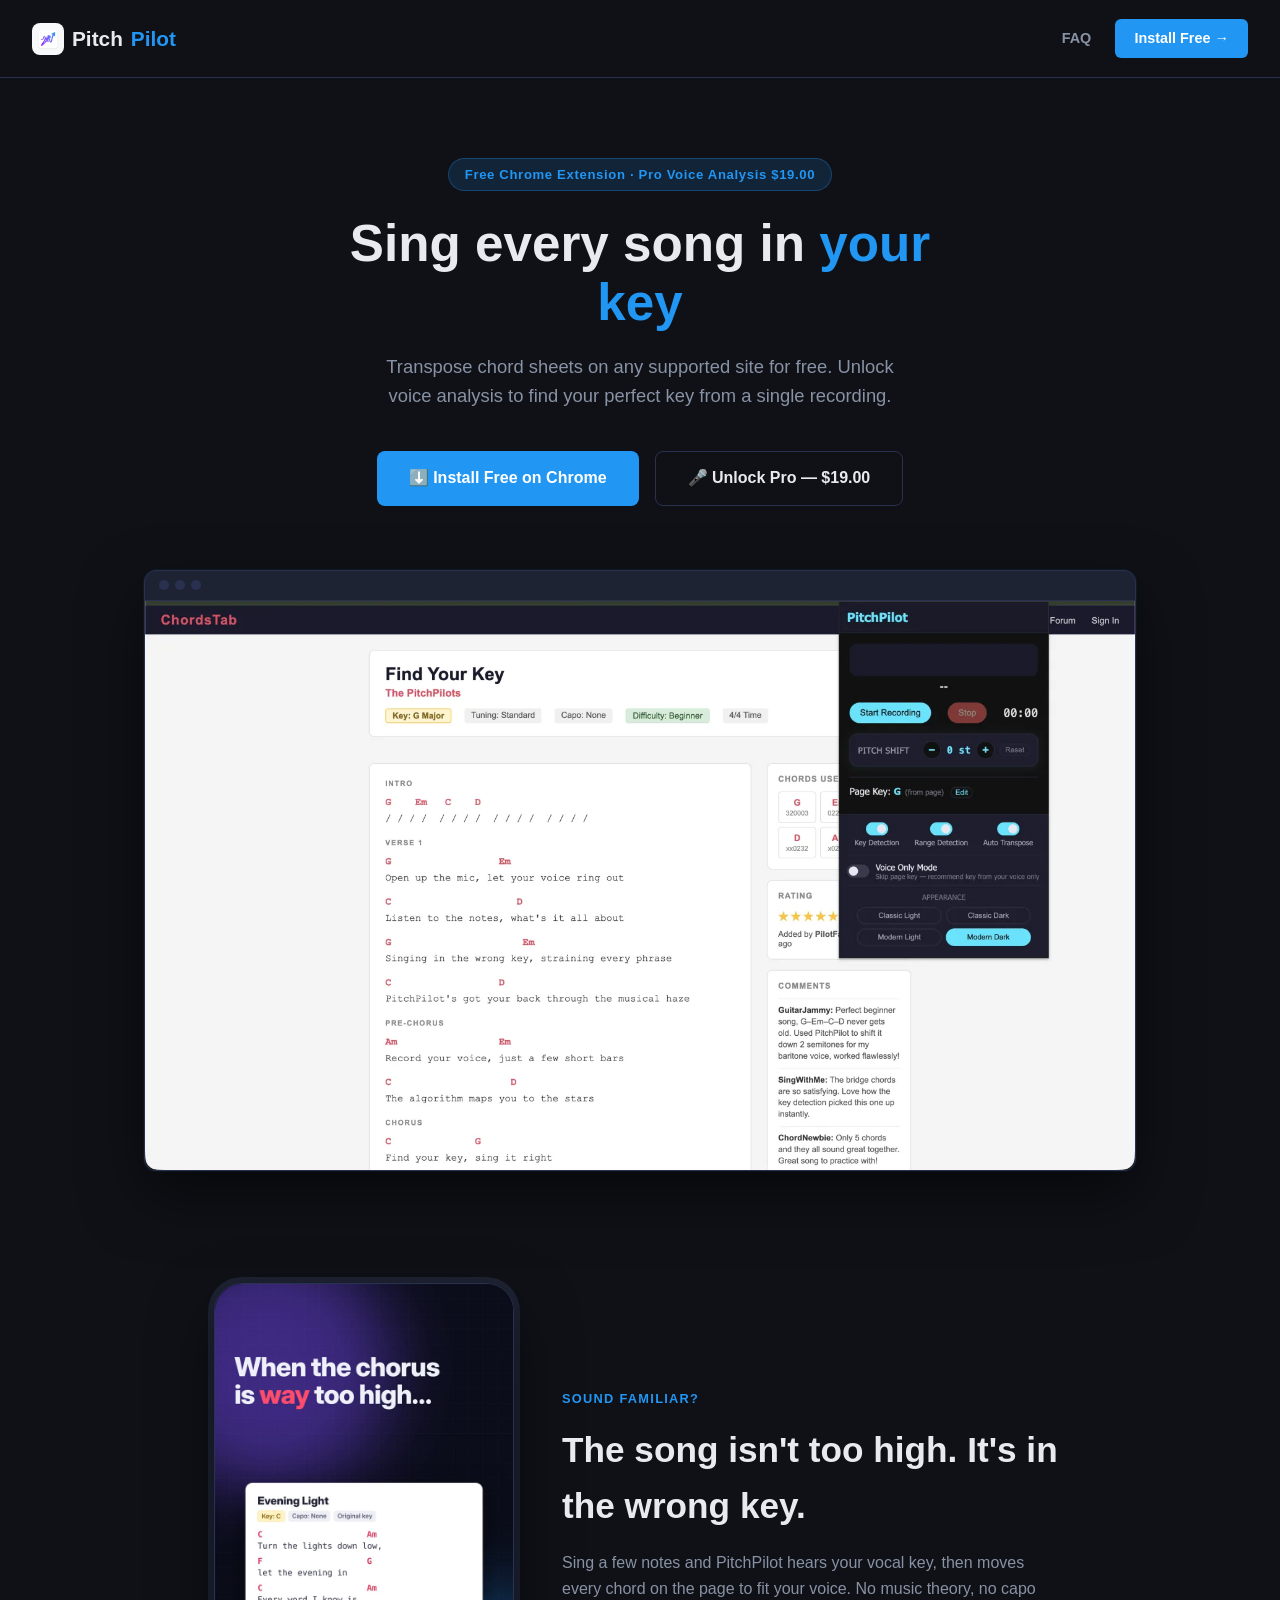
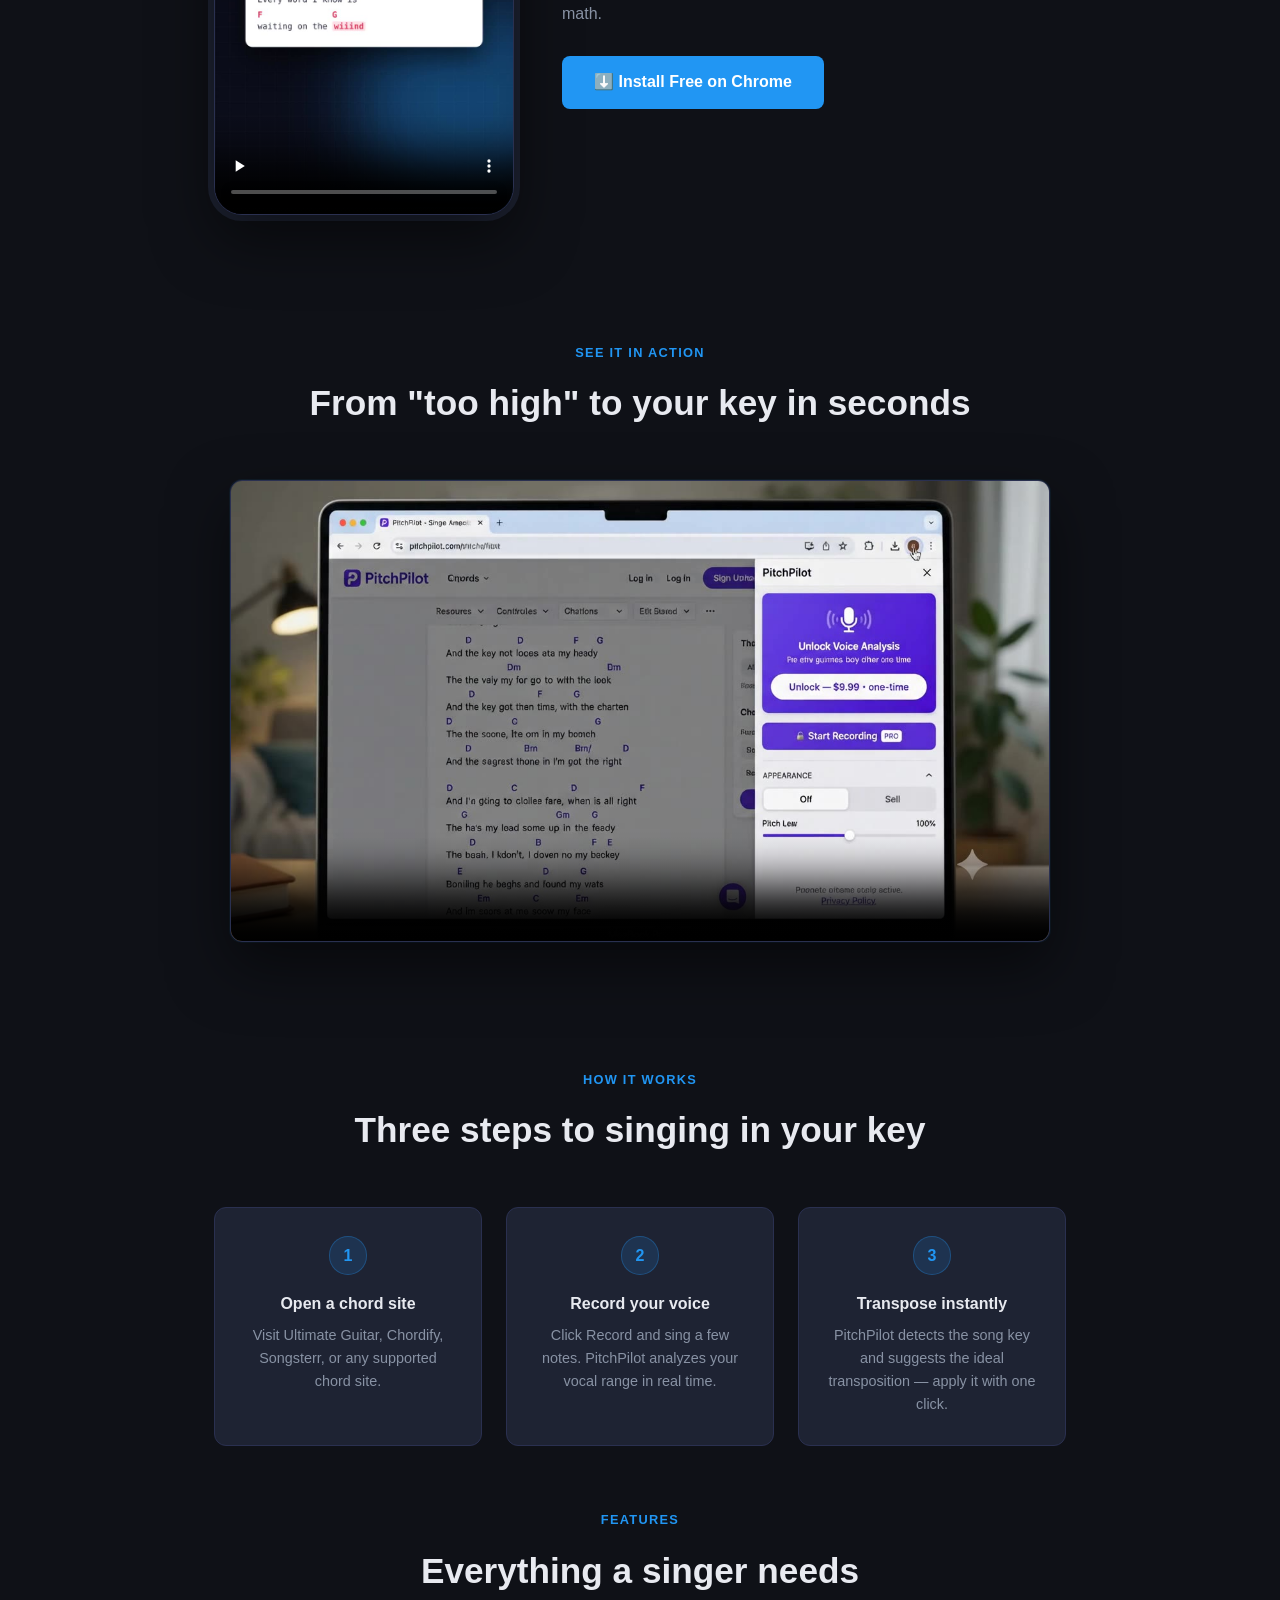
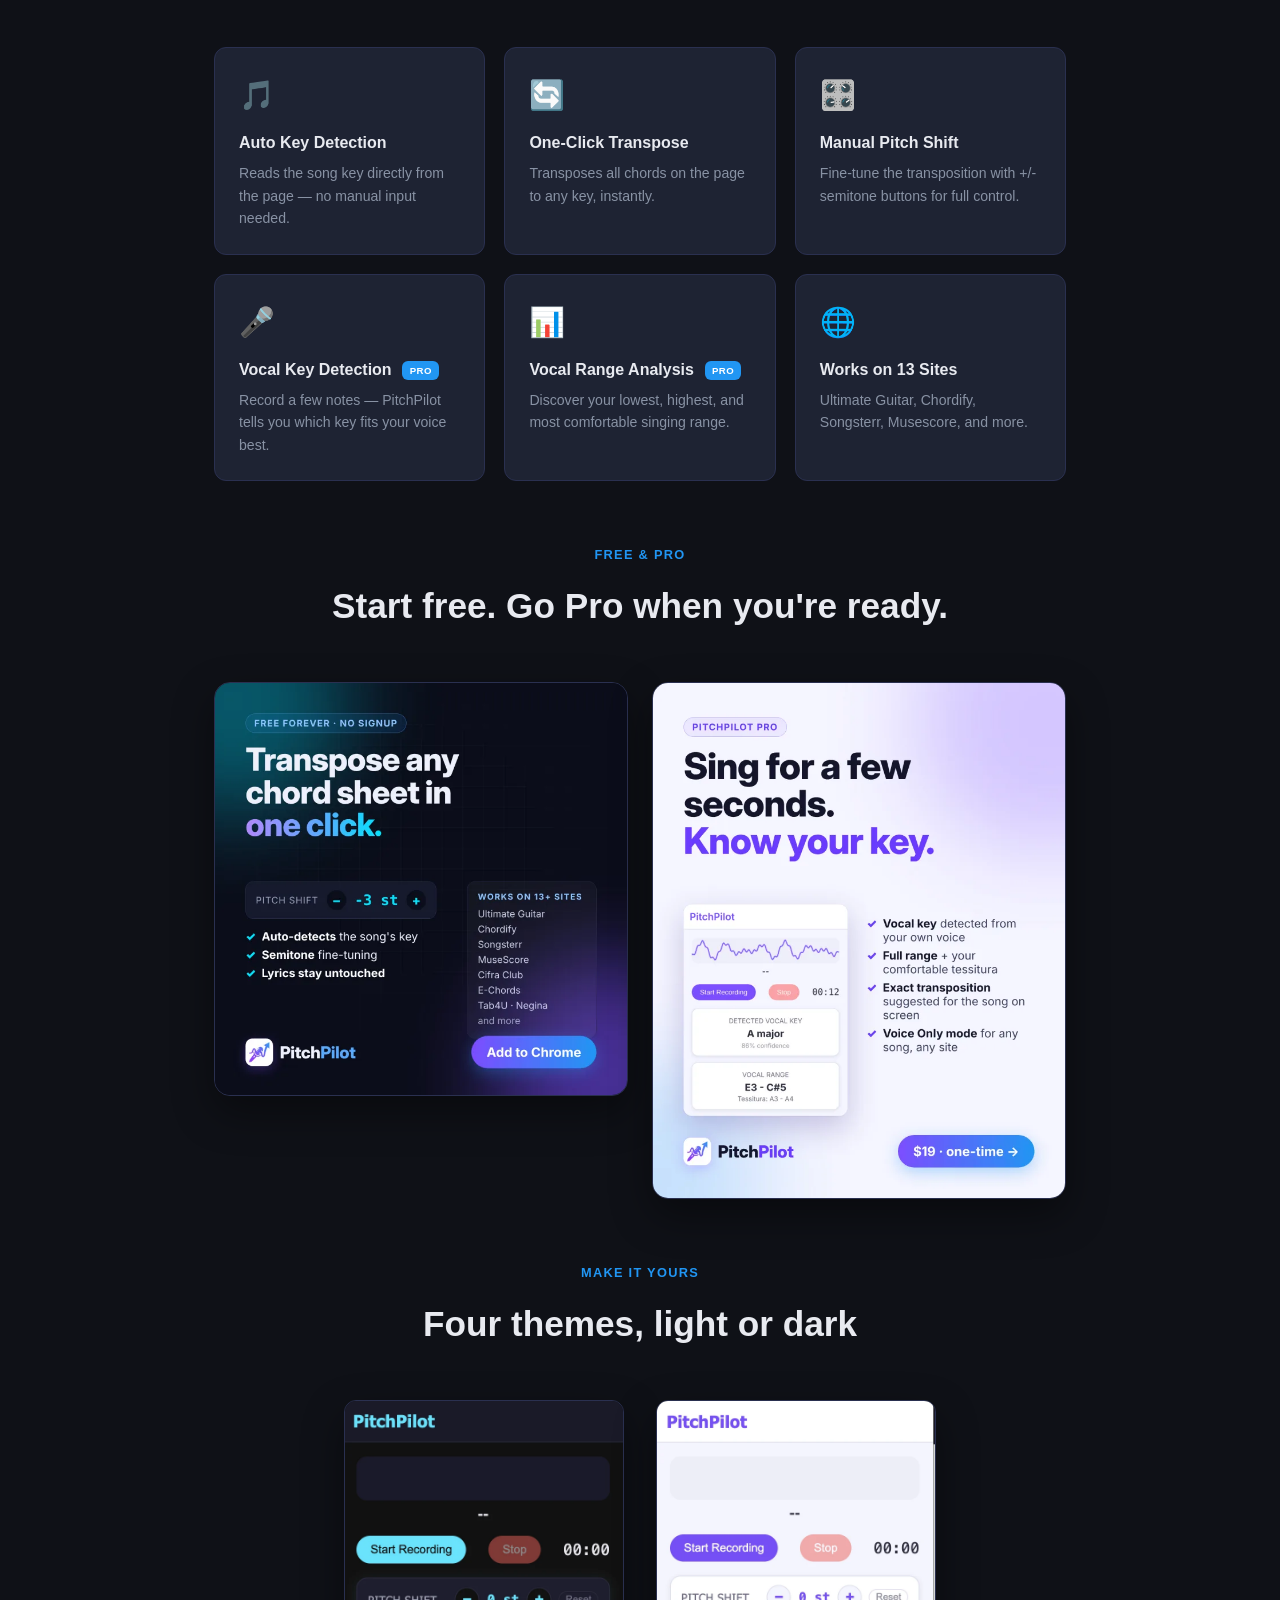
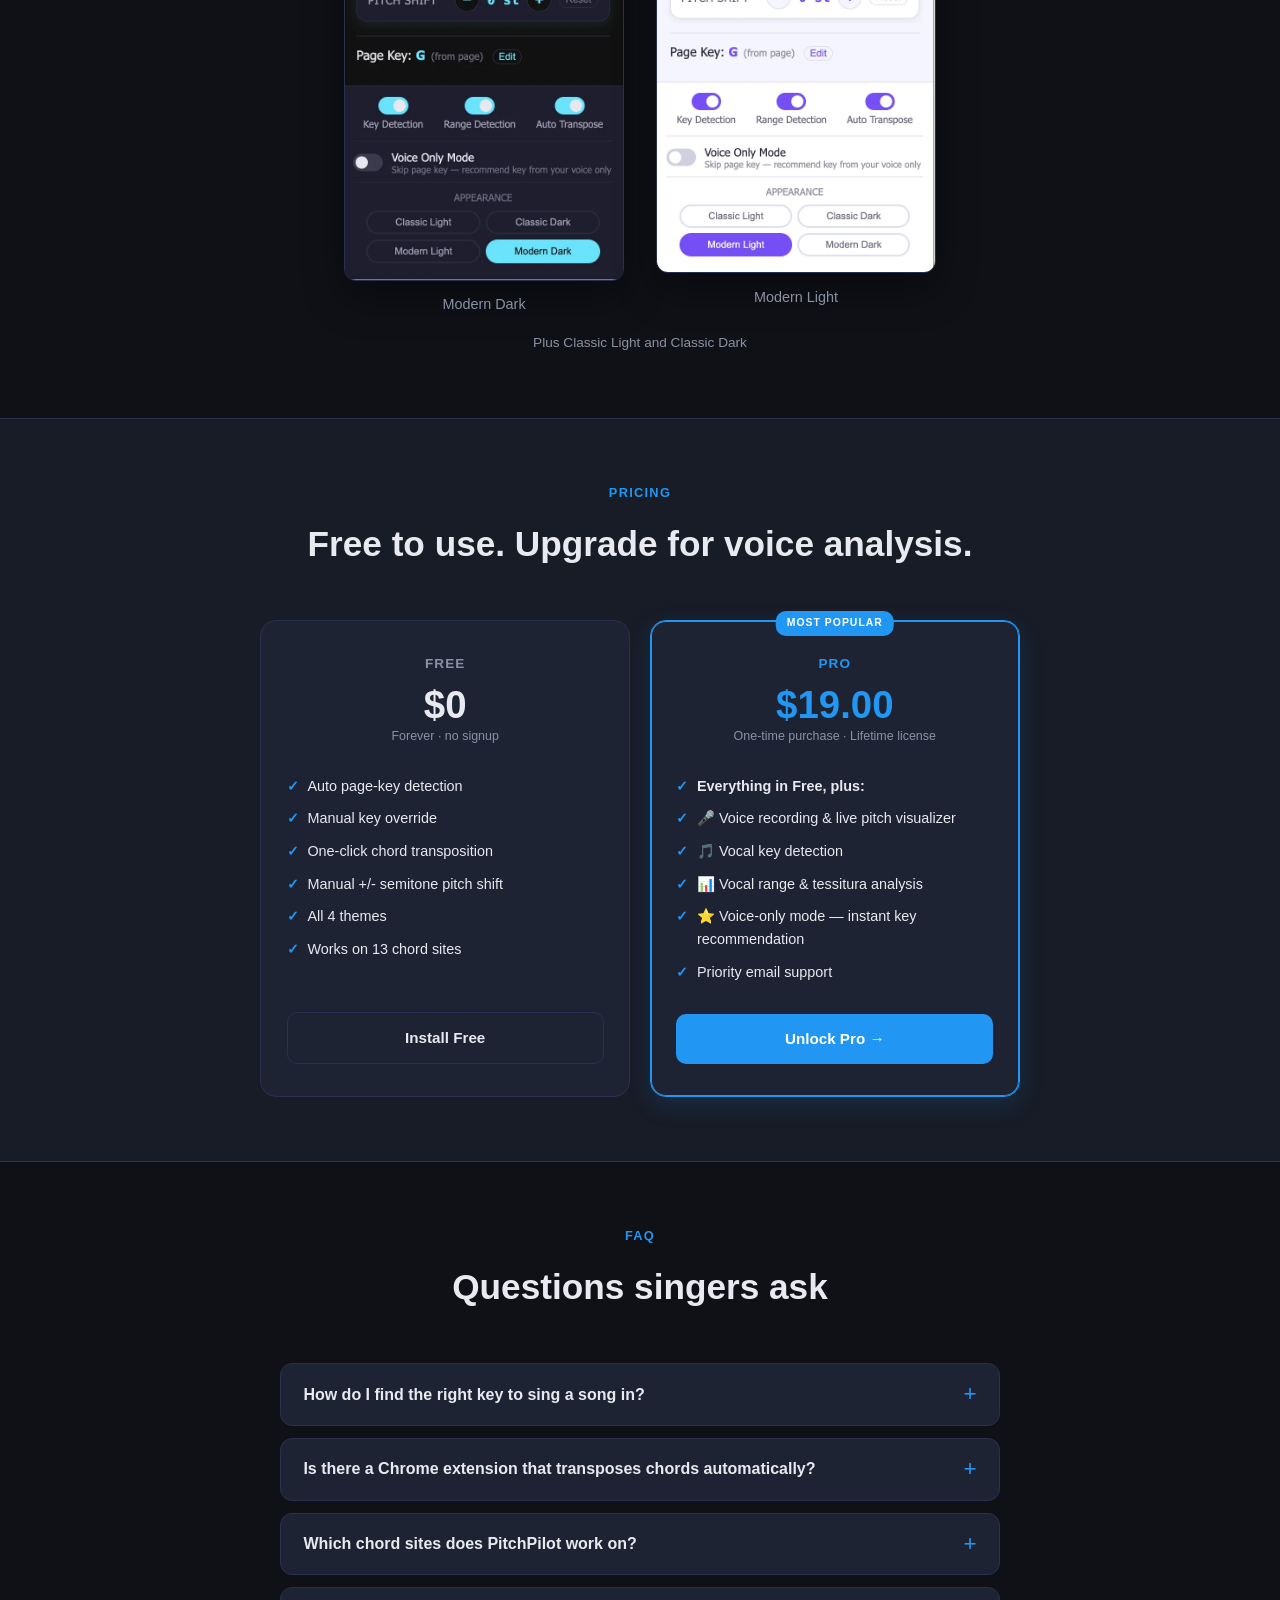
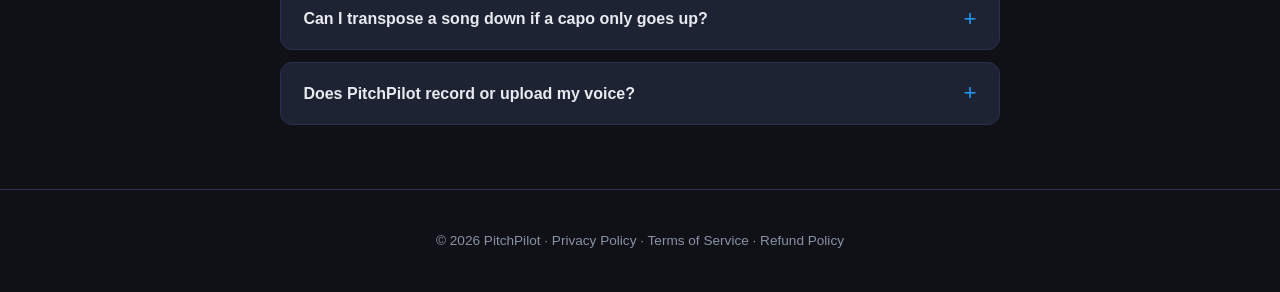
<file: index.html>
<!DOCTYPE html>
<html lang="en">
<head>
  <meta charset="UTF-8" />
  <meta name="viewport" content="width=device-width, initial-scale=1.0" />
  <title>PitchPilot – Chord Transposer &amp; Vocal Key Finder for Singers (Chrome Extension)</title>
  <meta name="description" content="Free Chrome extension that transposes chords on popular chord and tab sites in one click. Pro finds your vocal key and range from a few seconds of singing." />
  <link rel="canonical" href="https://yuvallasristudio.github.io/pitchpilot-site/" />
  <link rel="icon" type="image/png" href="assets/favicon.png" />
  <meta property="og:type" content="website" />
  <meta property="og:url" content="https://yuvallasristudio.github.io/pitchpilot-site/" />
  <meta property="og:title" content="PitchPilot – Sing every song in your key" />
  <meta property="og:description" content="Free Chrome extension that transposes chords on popular chord and tab sites in one click. Pro finds your vocal key and range from a few seconds of singing." />
  <meta property="og:image" content="https://yuvallasristudio.github.io/pitchpilot-site/assets/og-image.jpg" />
  <meta property="og:image:width" content="1200" />
  <meta property="og:image:height" content="630" />
  <meta name="twitter:card" content="summary_large_image" />
  <meta name="twitter:title" content="PitchPilot – Sing every song in your key" />
  <meta name="twitter:description" content="Free Chrome extension that transposes chords on popular chord and tab sites in one click. Pro finds your vocal key and range from a few seconds of singing." />
  <meta name="twitter:image" content="https://yuvallasristudio.github.io/pitchpilot-site/assets/og-image.jpg" />
  <script type="application/ld+json">
  {
    "@context": "https://schema.org",
    "@graph": [
      {
        "@type": "SoftwareApplication",
        "name": "PitchPilot",
        "applicationCategory": "MultimediaApplication",
        "operatingSystem": "Google Chrome",
        "description": "Free Chrome extension that transposes chords on popular chord and tab sites in one click. Pro finds your vocal key and range from a few seconds of singing.",
        "url": "https://yuvallasristudio.github.io/pitchpilot-site/",
        "downloadUrl": "https://chromewebstore.google.com/detail/pitchpilot/mjclkechmmbnlagclaphacbkkccaaoao",
        "image": "https://yuvallasristudio.github.io/pitchpilot-site/assets/og-image.jpg",
        "offers": [
          {
            "@type": "Offer",
            "name": "Free",
            "price": "0",
            "priceCurrency": "USD"
          },
          {
            "@type": "Offer",
            "name": "Pro, one-time lifetime license",
            "price": "19",
            "priceCurrency": "USD"
          }
        ],
        "publisher": {
          "@type": "Organization",
          "name": "YL Studio"
        }
      },
      {
        "@type": "FAQPage",
        "mainEntity": [
          {
            "@type": "Question",
            "name": "How do I find the right key to sing a song in?",
            "acceptedAnswer": {
              "@type": "Answer",
              "text": "Compare the song's highest and lowest melody notes with the range you can sing comfortably, then move the song up or down by the difference. PitchPilot Pro does this for you: sing for a few seconds, and it detects your vocal key and range and tells you exactly how many semitones to transpose the song on screen."
            }
          },
          {
            "@type": "Question",
            "name": "Is there a Chrome extension that transposes chords automatically?",
            "acceptedAnswer": {
              "@type": "Answer",
              "text": "Yes. PitchPilot detects the key of the song on supported chord sites and transposes every chord in one click, without changing the lyrics. Transposing is free."
            }
          },
          {
            "@type": "Question",
            "name": "Which chord sites does PitchPilot work on?",
            "acceptedAnswer": {
              "@type": "Answer",
              "text": "Ultimate Guitar, Chordify, Songsterr, MuseScore, Cifra Club, E-Chords, Chordie, Tabs4Acoustic, Genius, Tab4U, Negina, Nagnu and Shironet."
            }
          },
          {
            "@type": "Question",
            "name": "Can I transpose a song down if a capo only goes up?",
            "acceptedAnswer": {
              "@type": "Answer",
              "text": "Yes. PitchPilot rewrites the chords themselves, so you can move a song down or up by any number of semitones."
            }
          },
          {
            "@type": "Question",
            "name": "Does PitchPilot record or upload my voice?",
            "acceptedAnswer": {
              "@type": "Answer",
              "text": "No. Audio is processed on your device and never uploaded. No account is needed."
            }
          }
        ]
      }
    ]
  }
  </script>
  <!-- BLACK FRIDAY: promo is hidden automatically after the end date (Dec 1, 00:00 PT) -->
  <script>
    if (Date.now() < Date.parse('2026-12-01T08:00:00Z')) document.documentElement.classList.add('bf');
  </script>
  <link rel="stylesheet" href="assets/bf/black-friday.css" />
  <!-- /BLACK FRIDAY -->
  <style>
    *, *::before, *::after { box-sizing: border-box; margin: 0; padding: 0; }

    :root {
      --accent: #2196F3;
      --accent-hover: #1976D2;
      --dark: #0f1117;
      --dark2: #181c27;
      --card: #1e2333;
      --border: #2a3050;
      --text: #e8eaf0;
      --muted: #8892a4;
    }

    body {
      font-family: -apple-system, BlinkMacSystemFont, 'Segoe UI', Roboto, sans-serif;
      background: var(--dark);
      color: var(--text);
      line-height: 1.6;
    }

    a { color: var(--accent); text-decoration: none; }

    /* ── Nav ── */
    nav {
      display: flex;
      justify-content: space-between;
      align-items: center;
      padding: 1.2rem 2rem;
      border-bottom: 1px solid var(--border);
      position: sticky;
      top: 0;
      background: var(--dark);
      z-index: 100;
    }

    .logo {
      font-size: 1.3rem;
      font-weight: 700;
      color: var(--text);
      display: flex;
      align-items: center;
      gap: 0.5rem;
    }

    .logo span { color: var(--accent); }
    .logo img { width: 32px; height: 32px; border-radius: 8px; }

    .nav-cta {
      background: var(--accent);
      color: #fff;
      padding: 0.5rem 1.2rem;
      border-radius: 6px;
      font-weight: 600;
      font-size: 0.9rem;
      transition: background 0.2s;
    }

    .nav-cta:hover { background: var(--accent-hover); }

    .nav-links { display: flex; align-items: center; gap: 1.5rem; }
    .nav-link { color: var(--muted); font-weight: 600; font-size: 0.9rem; transition: color 0.2s; }
    .nav-link:hover { color: var(--text); }

    /* ── Hero ── */
    .hero {
      text-align: center;
      padding: 5rem 1.5rem 4rem;
      max-width: 720px;
      margin: 0 auto;
    }

    .badge {
      display: inline-block;
      background: rgba(33,150,243,0.15);
      color: var(--accent);
      border: 1px solid rgba(33,150,243,0.3);
      border-radius: 20px;
      padding: 0.3rem 1rem;
      font-size: 0.82rem;
      font-weight: 600;
      letter-spacing: 0.05em;
      margin-bottom: 1.5rem;
    }

    .hero h1 {
      font-size: clamp(2rem, 5vw, 3.2rem);
      font-weight: 800;
      line-height: 1.15;
      margin-bottom: 1.2rem;
    }

    .hero h1 span { color: var(--accent); }

    .hero p {
      font-size: 1.15rem;
      color: var(--muted);
      max-width: 540px;
      margin: 0 auto 2.5rem;
    }

    .hero-btns {
      display: flex;
      gap: 1rem;
      justify-content: center;
      flex-wrap: wrap;
    }

    .btn-primary {
      background: var(--accent);
      color: #fff;
      padding: 0.85rem 2rem;
      border-radius: 8px;
      font-size: 1rem;
      font-weight: 700;
      transition: background 0.2s, transform 0.1s;
      display: inline-flex;
      align-items: center;
      gap: 0.5rem;
    }

    .btn-primary:hover { background: var(--accent-hover); transform: translateY(-1px); }

    .btn-secondary {
      background: transparent;
      color: var(--text);
      padding: 0.85rem 2rem;
      border-radius: 8px;
      font-size: 1rem;
      font-weight: 600;
      border: 1px solid var(--border);
      transition: border-color 0.2s;
      display: inline-flex;
      align-items: center;
      gap: 0.5rem;
    }

    .btn-secondary:hover { border-color: var(--accent); color: var(--accent); }

    /* ── How it works ── */
    .section {
      max-width: 900px;
      margin: 0 auto;
      padding: 4rem 1.5rem;
    }

    .section-label {
      text-align: center;
      font-size: 0.8rem;
      font-weight: 700;
      letter-spacing: 0.1em;
      color: var(--accent);
      text-transform: uppercase;
      margin-bottom: 0.75rem;
    }

    .section h2 {
      text-align: center;
      font-size: clamp(1.5rem, 3vw, 2.2rem);
      font-weight: 800;
      margin-bottom: 3rem;
    }

    .steps {
      display: grid;
      grid-template-columns: repeat(auto-fit, minmax(220px, 1fr));
      gap: 1.5rem;
    }

    .step {
      background: var(--card);
      border: 1px solid var(--border);
      border-radius: 12px;
      padding: 1.8rem;
      text-align: center;
    }

    .step-num {
      width: 2.4rem;
      height: 2.4rem;
      background: rgba(33,150,243,0.15);
      color: var(--accent);
      border-radius: 50%;
      display: flex;
      align-items: center;
      justify-content: center;
      font-weight: 800;
      font-size: 1rem;
      margin: 0 auto 1rem;
      border: 1px solid rgba(33,150,243,0.3);
    }

    .step h3 { font-size: 1rem; font-weight: 700; margin-bottom: 0.5rem; }
    .step p { font-size: 0.9rem; color: var(--muted); }

    /* ── Features ── */
    .features-grid {
      display: grid;
      grid-template-columns: repeat(auto-fit, minmax(260px, 1fr));
      gap: 1.2rem;
    }

    .feature-card {
      background: var(--card);
      border: 1px solid var(--border);
      border-radius: 12px;
      padding: 1.5rem;
    }

    .feature-icon {
      font-size: 1.8rem;
      margin-bottom: 0.75rem;
    }

    .feature-card h3 { font-size: 1rem; font-weight: 700; margin-bottom: 0.4rem; }
    .feature-card p { font-size: 0.88rem; color: var(--muted); }

    /* ── Pricing ── */
    .pricing-section {
      background: var(--dark2);
      border-top: 1px solid var(--border);
      border-bottom: 1px solid var(--border);
    }

    .pricing-card {
      max-width: 420px;
      margin: 0 auto;
      background: var(--card);
      border: 1px solid var(--accent);
      border-radius: 16px;
      padding: 2.5rem;
      text-align: center;
    }

    .pricing-card .price {
      font-size: 3rem;
      font-weight: 800;
      color: var(--accent);
      line-height: 1;
      margin: 1rem 0 0.25rem;
    }

    .pricing-card .price-note {
      font-size: 0.85rem;
      color: var(--muted);
      margin-bottom: 2rem;
    }

    .pricing-card ul {
      list-style: none;
      text-align: left;
      margin-bottom: 2rem;
    }

    .pricing-card ul li {
      padding: 0.4rem 0;
      font-size: 0.95rem;
      display: flex;
      align-items: center;
      gap: 0.6rem;
    }

    .pricing-card ul li::before {
      content: "✓";
      color: var(--accent);
      font-weight: 800;
      flex-shrink: 0;
    }

    .pricing-card .btn-primary {
      width: 100%;
      justify-content: center;
      font-size: 1.1rem;
      padding: 1rem;
    }

    /* ── Two-tier pricing ── */
    .pricing-grid {
      display: grid;
      grid-template-columns: repeat(auto-fit, minmax(260px, 1fr));
      gap: 1.2rem;
      max-width: 760px;
      margin: 0 auto;
    }

    .tier-card {
      background: var(--card);
      border: 1px solid var(--border);
      border-radius: 16px;
      padding: 2rem 1.6rem;
      text-align: center;
      display: flex;
      flex-direction: column;
    }

    .tier-card.pro {
      border-color: var(--accent);
      box-shadow: 0 0 0 1px var(--accent) inset, 0 8px 24px rgba(33, 150, 243, 0.15);
      position: relative;
    }

    .tier-card.pro::before {
      content: "MOST POPULAR";
      position: absolute;
      top: -10px;
      left: 50%;
      transform: translateX(-50%);
      background: var(--accent);
      color: #fff;
      font-size: 0.65rem;
      font-weight: 800;
      letter-spacing: 0.1em;
      padding: 0.25rem 0.7rem;
      border-radius: 10px;
    }

    .tier-name {
      font-size: 0.85rem;
      font-weight: 700;
      letter-spacing: 0.08em;
      text-transform: uppercase;
      color: var(--muted);
    }

    .tier-card.pro .tier-name { color: var(--accent); }

    .tier-price {
      font-size: 2.4rem;
      font-weight: 800;
      line-height: 1;
      margin: 0.7rem 0 0.2rem;
    }

    .tier-card.pro .tier-price { color: var(--accent); }

    .tier-price-note {
      font-size: 0.78rem;
      color: var(--muted);
      margin-bottom: 1.4rem;
    }

    .tier-card ul {
      list-style: none;
      text-align: left;
      margin-bottom: 1.6rem;
      flex: 1;
    }

    .tier-card ul li {
      padding: 0.3rem 0;
      font-size: 0.9rem;
      display: flex;
      align-items: flex-start;
      gap: 0.55rem;
    }

    .tier-card ul li::before {
      content: "✓";
      color: var(--accent);
      font-weight: 800;
      flex-shrink: 0;
    }

    .tier-cta {
      display: block;
      padding: 0.8rem 1rem;
      border-radius: 10px;
      font-weight: 700;
      font-size: 0.95rem;
      text-align: center;
      transition: background 0.2s, transform 0.1s;
    }

    .tier-card.free .tier-cta {
      background: transparent;
      color: var(--text);
      border: 1px solid var(--border);
    }

    .tier-card.free .tier-cta:hover {
      border-color: var(--accent);
      color: var(--accent);
    }

    .tier-card.pro .tier-cta {
      background: var(--accent);
      color: #fff;
    }

    .tier-card.pro .tier-cta:hover {
      background: var(--accent-hover);
      transform: translateY(-1px);
    }

    .feature-card .feature-tag {
      display: inline-block;
      margin-left: 0.4rem;
      padding: 0.1rem 0.45rem;
      background: var(--accent);
      color: #fff;
      font-size: 0.6rem;
      font-weight: 800;
      letter-spacing: 0.05em;
      border-radius: 6px;
      vertical-align: middle;
    }

    /* ── Media ── */
    .hero-shot {
      max-width: 1040px;
      margin: 0 auto;
      padding: 0 1.5rem 3rem;
    }

    .browser-frame {
      background: var(--card);
      border: 1px solid var(--border);
      border-radius: 12px;
      overflow: hidden;
      box-shadow: 0 24px 60px rgba(0, 0, 0, 0.5), 0 0 0 1px rgba(33, 150, 243, 0.08);
    }

    .browser-bar {
      display: flex;
      gap: 6px;
      padding: 0.6rem 0.9rem;
      border-bottom: 1px solid var(--border);
    }

    .browser-bar span {
      width: 10px;
      height: 10px;
      border-radius: 50%;
      background: var(--border);
    }

    .browser-frame img,
    .browser-frame video {
      display: block;
      width: 100%;
      height: auto;
    }

    .video-wrap {
      max-width: 820px;
      margin: 0 auto;
    }

    .media-caption {
      text-align: center;
      color: var(--muted);
      font-size: 0.85rem;
      margin-top: 1rem;
    }

    .themes {
      display: flex;
      justify-content: center;
      gap: 2rem;
      flex-wrap: wrap;
    }

    .themes figure { text-align: center; }

    .themes img {
      display: block;
      width: 280px;
      max-width: 100%;
      height: auto;
      border-radius: 12px;
      border: 1px solid var(--border);
      box-shadow: 0 16px 40px rgba(0, 0, 0, 0.4);
    }

    .themes figcaption {
      margin-top: 0.8rem;
      font-size: 0.9rem;
      color: var(--muted);
    }

    /* ── Reel + spotlight ── */
    .split {
      display: grid;
      grid-template-columns: 300px 1fr;
      gap: 3rem;
      align-items: center;
    }

    .split h2 { text-align: left; margin-bottom: 1rem; }
    .split .section-label { text-align: left; }
    .split-copy p { color: var(--muted); margin-bottom: 1.8rem; }

    .phone {
      border-radius: 28px;
      border: 1px solid var(--border);
      overflow: hidden;
      background: #000;
      box-shadow: 0 24px 60px rgba(0, 0, 0, 0.5), 0 0 0 6px var(--card);
    }

    .phone video {
      display: block;
      width: 100%;
      height: auto;
      aspect-ratio: 9 / 16;
    }

    .spotlight {
      display: grid;
      grid-template-columns: repeat(auto-fit, minmax(280px, 1fr));
      gap: 1.5rem;
      align-items: start;
    }

    .spotlight a {
      display: block;
      border-radius: 16px;
      overflow: hidden;
      border: 1px solid var(--border);
      box-shadow: 0 16px 40px rgba(0, 0, 0, 0.4);
      transition: transform 0.2s, border-color 0.2s;
    }

    .spotlight a:hover { transform: translateY(-3px); border-color: var(--accent); }
    .spotlight img { display: block; width: 100%; height: auto; }

    @media (max-width: 720px) {
      .split { grid-template-columns: 1fr; gap: 2rem; }
      .split .phone { max-width: 280px; margin: 0 auto; }
      .split h2, .split .section-label, .split-copy { text-align: center; }
    }

    /* ── FAQ ── */
    #faq { scroll-margin-top: 4.5rem; }

    .faq { max-width: 720px; margin: 0 auto; display: grid; gap: 0.75rem; }

    .faq details {
      background: var(--card);
      border: 1px solid var(--border);
      border-radius: 12px;
      transition: border-color 0.2s;
    }

    .faq details[open], .faq details:hover { border-color: rgba(33,150,243,0.5); }

    .faq summary {
      cursor: pointer;
      list-style: none;
      display: flex;
      justify-content: space-between;
      align-items: center;
      gap: 1rem;
      padding: 1.1rem 1.4rem;
      font-weight: 700;
    }

    .faq summary::-webkit-details-marker { display: none; }
    .faq summary::after { content: "+"; color: var(--accent); font-size: 1.4rem; font-weight: 400; line-height: 1; }
    .faq details[open] summary::after { content: "−"; }
    .faq summary:focus-visible { outline: 2px solid var(--accent); outline-offset: 2px; border-radius: 12px; }

    .faq details p { padding: 0 1.4rem 1.2rem; font-size: 0.92rem; color: var(--muted); }

    /* ── Footer ── */
    footer {
      text-align: center;
      padding: 2.5rem 1.5rem;
      color: var(--muted);
      font-size: 0.85rem;
      border-top: 1px solid var(--border);
    }

    footer a { color: var(--muted); }
    footer a:hover { color: var(--accent); }
  </style>
</head>
<body>

  <!-- BLACK FRIDAY -->
  <div class="bf-bar bf-only">
    🖤 <b>BLACK FRIDAY</b> · 20% off Pro with code <button class="bf-code" type="button" data-copy="BF20">BF20</button> · ends Nov 30
    <a href="https://ylstudio.lemonsqueezy.com/checkout/buy/7671ad48-662f-428f-888b-9288be978c62?media=0&amp;checkout%5Bdiscount_code%5D=BF20">Claim →</a>
  </div>
  <!-- /BLACK FRIDAY -->

  <!-- Nav -->
  <nav>
    <div class="logo"><img src="assets/logo.png" alt="" /> Pitch<span>Pilot</span></div>
    <div class="nav-links">
      <a class="nav-link" href="#faq">FAQ</a>
      <a class="nav-cta" href="https://chromewebstore.google.com/detail/pitchpilot/mjclkechmmbnlagclaphacbkkccaaoao" target="_blank" rel="noopener">Install Free →</a>
    </div>
  </nav>

  <!-- Hero -->
  <section class="hero">
    <div class="badge bf-off">Free Chrome Extension · Pro Voice Analysis $19.00</div>
    <!-- BLACK FRIDAY -->
    <div class="badge bf-only">Free Chrome Extension · Black Friday: Pro $15.20 (20% off)</div>
    <!-- /BLACK FRIDAY -->
    <h1>Sing every song in <span>your key</span></h1>
    <p>Transpose chord sheets on any supported site for free. Unlock voice analysis to find your perfect key from a single recording.</p>
    <div class="hero-btns">
      <a class="btn-primary" href="https://chromewebstore.google.com/detail/pitchpilot/mjclkechmmbnlagclaphacbkkccaaoao" target="_blank" rel="noopener">
        ⬇️ Install Free on Chrome
      </a>
      <a class="btn-secondary bf-off" href="https://ylstudio.lemonsqueezy.com/checkout/buy/7671ad48-662f-428f-888b-9288be978c62?media=0">
        🎤 Unlock Pro — $19.00
      </a>
      <!-- BLACK FRIDAY -->
      <a class="btn-secondary bf-only" href="https://ylstudio.lemonsqueezy.com/checkout/buy/7671ad48-662f-428f-888b-9288be978c62?media=0&amp;checkout%5Bdiscount_code%5D=BF20">
        🎤 Unlock Pro — <s>$19</s> $15.20
      </a>
      <!-- /BLACK FRIDAY -->
    </div>
  </section>

  <!-- BLACK FRIDAY -->
  <div class="bf-section bf-only">
    <section class="section split">
      <div class="phone">
        <video src="assets/bf/bf-reel.mp4" poster="assets/bf/bf-poster.webp" width="720" height="1280"
               playsinline controls preload="none"></video>
      </div>
      <div class="split-copy">
        <div class="section-label">Black Friday · 20% off</div>
        <h2>Find your key. <span>Pay less.</span></h2>
        <div class="bf-price"><s>$19</s><strong>$15.20</strong></div>
        <p>PitchPilot Pro · one-time payment · lifetime license. Ends November 30.</p>
        <div class="bf-code-row">
          <button class="bf-code" type="button" data-copy="BF20">BF20</button> applied automatically at checkout
        </div>
        <a class="btn-primary btn-bf" href="https://ylstudio.lemonsqueezy.com/checkout/buy/7671ad48-662f-428f-888b-9288be978c62?media=0&amp;checkout%5Bdiscount_code%5D=BF20">
          Claim 20% off →
        </a>
      </div>
    </section>
  </div>
  <!-- /BLACK FRIDAY -->

  <!-- Screenshot -->
  <div class="hero-shot">
    <div class="browser-frame">
      <div class="browser-bar"><span></span><span></span><span></span></div>
      <img src="assets/screenshot-modern-dark.webp" width="1600" height="920"
           alt="PitchPilot popup open next to a chord sheet, showing the detected page key G and pitch shift controls" />
    </div>
  </div>

  <!-- Hook reel -->
  <section class="section split">
    <div class="phone">
      <video src="assets/reel-wrong-key.mp4" poster="assets/reel-wrong-key-poster.jpg" width="720" height="1280"
             playsinline controls preload="none"></video>
    </div>
    <div class="split-copy">
      <div class="section-label">Sound familiar?</div>
      <h2>The song isn't too high. It's in the wrong key.</h2>
      <p>Sing a few notes and PitchPilot hears your vocal key, then moves every chord on the page to fit your voice. No music theory, no capo math.</p>
      <a class="btn-primary" href="https://chromewebstore.google.com/detail/pitchpilot/mjclkechmmbnlagclaphacbkkccaaoao" target="_blank" rel="noopener">
        ⬇️ Install Free on Chrome
      </a>
    </div>
  </section>

  <!-- Demo video -->
  <section class="section">
    <div class="section-label">See it in action</div>
    <h2>From "too high" to your key in seconds</h2>
    <div class="video-wrap browser-frame">
      <video src="assets/demo.mp4" poster="assets/demo-poster.jpg" width="1280" height="720"
             playsinline controls preload="metadata"></video>
    </div>
  </section>

  <!-- How it works -->
  <section class="section">
    <div class="section-label">How it works</div>
    <h2>Three steps to singing in your key</h2>
    <div class="steps">
      <div class="step">
        <div class="step-num">1</div>
        <h3>Open a chord site</h3>
        <p>Visit Ultimate Guitar, Chordify, Songsterr, or any supported chord site.</p>
      </div>
      <div class="step">
        <div class="step-num">2</div>
        <h3>Record your voice</h3>
        <p>Click Record and sing a few notes. PitchPilot analyzes your vocal range in real time.</p>
      </div>
      <div class="step">
        <div class="step-num">3</div>
        <h3>Transpose instantly</h3>
        <p>PitchPilot detects the song key and suggests the ideal transposition — apply it with one click.</p>
      </div>
    </div>
  </section>

  <!-- Features -->
  <section class="section" style="padding-top: 0;">
    <div class="section-label">Features</div>
    <h2>Everything a singer needs</h2>
    <div class="features-grid">
      <div class="feature-card">
        <div class="feature-icon">🎵</div>
        <h3>Auto Key Detection</h3>
        <p>Reads the song key directly from the page — no manual input needed.</p>
      </div>
      <div class="feature-card">
        <div class="feature-icon">🔄</div>
        <h3>One-Click Transpose</h3>
        <p>Transposes all chords on the page to any key, instantly.</p>
      </div>
      <div class="feature-card">
        <div class="feature-icon">🎛️</div>
        <h3>Manual Pitch Shift</h3>
        <p>Fine-tune the transposition with +/- semitone buttons for full control.</p>
      </div>
      <div class="feature-card">
        <div class="feature-icon">🎤</div>
        <h3>Vocal Key Detection <span class="feature-tag">PRO</span></h3>
        <p>Record a few notes — PitchPilot tells you which key fits your voice best.</p>
      </div>
      <div class="feature-card">
        <div class="feature-icon">📊</div>
        <h3>Vocal Range Analysis <span class="feature-tag">PRO</span></h3>
        <p>Discover your lowest, highest, and most comfortable singing range.</p>
      </div>
      <div class="feature-card">
        <div class="feature-icon">🌐</div>
        <h3>Works on 13 Sites</h3>
        <p>Ultimate Guitar, Chordify, Songsterr, Musescore, and more.</p>
      </div>
    </div>
  </section>

  <!-- Free vs Pro spotlight -->
  <section class="section" style="padding-top: 0;">
    <div class="section-label">Free &amp; Pro</div>
    <h2>Start free. Go Pro when you're ready.</h2>
    <div class="spotlight">
      <a href="https://chromewebstore.google.com/detail/pitchpilot/mjclkechmmbnlagclaphacbkkccaaoao" target="_blank" rel="noopener">
        <img src="assets/card-free.webp" width="720" height="720" loading="lazy"
             alt="Free: transpose any chord sheet in one click, with semitone pitch shift, on 13 sites including Ultimate Guitar, Chordify and Songsterr" />
      </a>
      <a href="https://ylstudio.lemonsqueezy.com/checkout/buy/7671ad48-662f-428f-888b-9288be978c62?media=0">
        <img src="assets/card-pro.webp" width="720" height="900" loading="lazy"
             alt="Pro: sing for a few seconds to get your vocal key, full range and tessitura, and the exact transposition for the song on screen" />
      </a>
    </div>
  </section>

  <!-- Themes -->
  <section class="section" style="padding-top: 0;">
    <div class="section-label">Make it yours</div>
    <h2>Four themes, light or dark</h2>
    <div class="themes">
      <figure>
        <img src="assets/popup-modern-dark.webp" width="632" height="1088" loading="lazy"
             alt="PitchPilot popup in the Modern Dark theme" />
        <figcaption>Modern Dark</figcaption>
      </figure>
      <figure>
        <img src="assets/popup-modern-light.webp" width="642" height="1088" loading="lazy"
             alt="PitchPilot popup in the Modern Light theme" />
        <figcaption>Modern Light</figcaption>
      </figure>
    </div>
    <p class="media-caption">Plus Classic Light and Classic Dark</p>
  </section>

  <!-- Pricing -->
  <div class="pricing-section">
    <section class="section">
      <div class="section-label">Pricing</div>
      <h2>Free to use. Upgrade for voice analysis.</h2>
      <div class="pricing-grid">

        <div class="tier-card free">
          <div class="tier-name">Free</div>
          <div class="tier-price">$0</div>
          <div class="tier-price-note">Forever · no signup</div>
          <ul>
            <li>Auto page-key detection</li>
            <li>Manual key override</li>
            <li>One-click chord transposition</li>
            <li>Manual +/- semitone pitch shift</li>
            <li>All 4 themes</li>
            <li>Works on 13 chord sites</li>
          </ul>
          <a class="tier-cta" href="https://chromewebstore.google.com/detail/pitchpilot/mjclkechmmbnlagclaphacbkkccaaoao" target="_blank" rel="noopener">
            Install Free
          </a>
        </div>

        <div class="tier-card pro">
          <div class="tier-name">Pro</div>
          <div class="tier-price bf-off">$19.00</div>
          <!-- BLACK FRIDAY -->
          <div class="tier-price bf-only"><s>$19</s>$15.20</div>
          <!-- /BLACK FRIDAY -->
          <div class="tier-price-note">One-time purchase · Lifetime license</div>
          <!-- BLACK FRIDAY -->
          <div class="bf-only"><span class="bf-tag">BLACK FRIDAY · CODE BF20</span></div>
          <!-- /BLACK FRIDAY -->
          <ul>
            <li><b>Everything in Free, plus:</b></li>
            <li>🎤 Voice recording &amp; live pitch visualizer</li>
            <li>🎵 Vocal key detection</li>
            <li>📊 Vocal range &amp; tessitura analysis</li>
            <li>⭐ Voice-only mode — instant key recommendation</li>
            <li>Priority email support</li>
          </ul>
          <a class="tier-cta bf-off" href="https://ylstudio.lemonsqueezy.com/checkout/buy/7671ad48-662f-428f-888b-9288be978c62?media=0">
            Unlock Pro →
          </a>
          <!-- BLACK FRIDAY -->
          <a class="tier-cta bf-only" href="https://ylstudio.lemonsqueezy.com/checkout/buy/7671ad48-662f-428f-888b-9288be978c62?media=0&amp;checkout%5Bdiscount_code%5D=BF20">
            Claim 20% off →
          </a>
          <!-- /BLACK FRIDAY -->
        </div>

      </div>
    </section>
  </div>

  <!-- FAQ -->
  <section class="section" id="faq">
    <div class="section-label">FAQ</div>
    <h2>Questions singers ask</h2>
    <div class="faq">
      <details>
        <summary>How do I find the right key to sing a song in?</summary>
        <p>Compare the song's highest and lowest melody notes with the range you can sing comfortably, then move the song up or down by the difference. PitchPilot Pro does this for you: sing for a few seconds, and it detects your vocal key and range and tells you exactly how many semitones to transpose the song on screen.</p>
      </details>
      <details>
        <summary>Is there a Chrome extension that transposes chords automatically?</summary>
        <p>Yes. PitchPilot detects the key of the song on supported chord sites and transposes every chord in one click, without changing the lyrics. Transposing is free.</p>
      </details>
      <details>
        <summary>Which chord sites does PitchPilot work on?</summary>
        <p>Ultimate Guitar, Chordify, Songsterr, MuseScore, Cifra Club, E-Chords, Chordie, Tabs4Acoustic, Genius, Tab4U, Negina, Nagnu and Shironet.</p>
      </details>
      <details>
        <summary>Can I transpose a song down if a capo only goes up?</summary>
        <p>Yes. PitchPilot rewrites the chords themselves, so you can move a song down or up by any number of semitones.</p>
      </details>
      <details>
        <summary>Does PitchPilot record or upload my voice?</summary>
        <p>No. Audio is processed on your device and never uploaded. No account is needed.</p>
      </details>
    </div>
  </section>

  <!-- Footer -->
  <footer>
    <p>© 2026 PitchPilot · <a href="privacy.html">Privacy Policy</a> · <a href="terms.html">Terms of Service</a> · <a href="refund.html">Refund Policy</a></p>
  </footer>

  <!-- BLACK FRIDAY -->
  <script>
    document.querySelectorAll('.bf-code').forEach(function (btn) {
      btn.addEventListener('click', function () {
        navigator.clipboard.writeText(btn.dataset.copy).then(function () {
          btn.textContent = 'Copied!';
          setTimeout(function () { btn.textContent = btn.dataset.copy; }, 1500);
        });
      });
    });
  </script>
  <!-- /BLACK FRIDAY -->

</body>
</html>
</file>
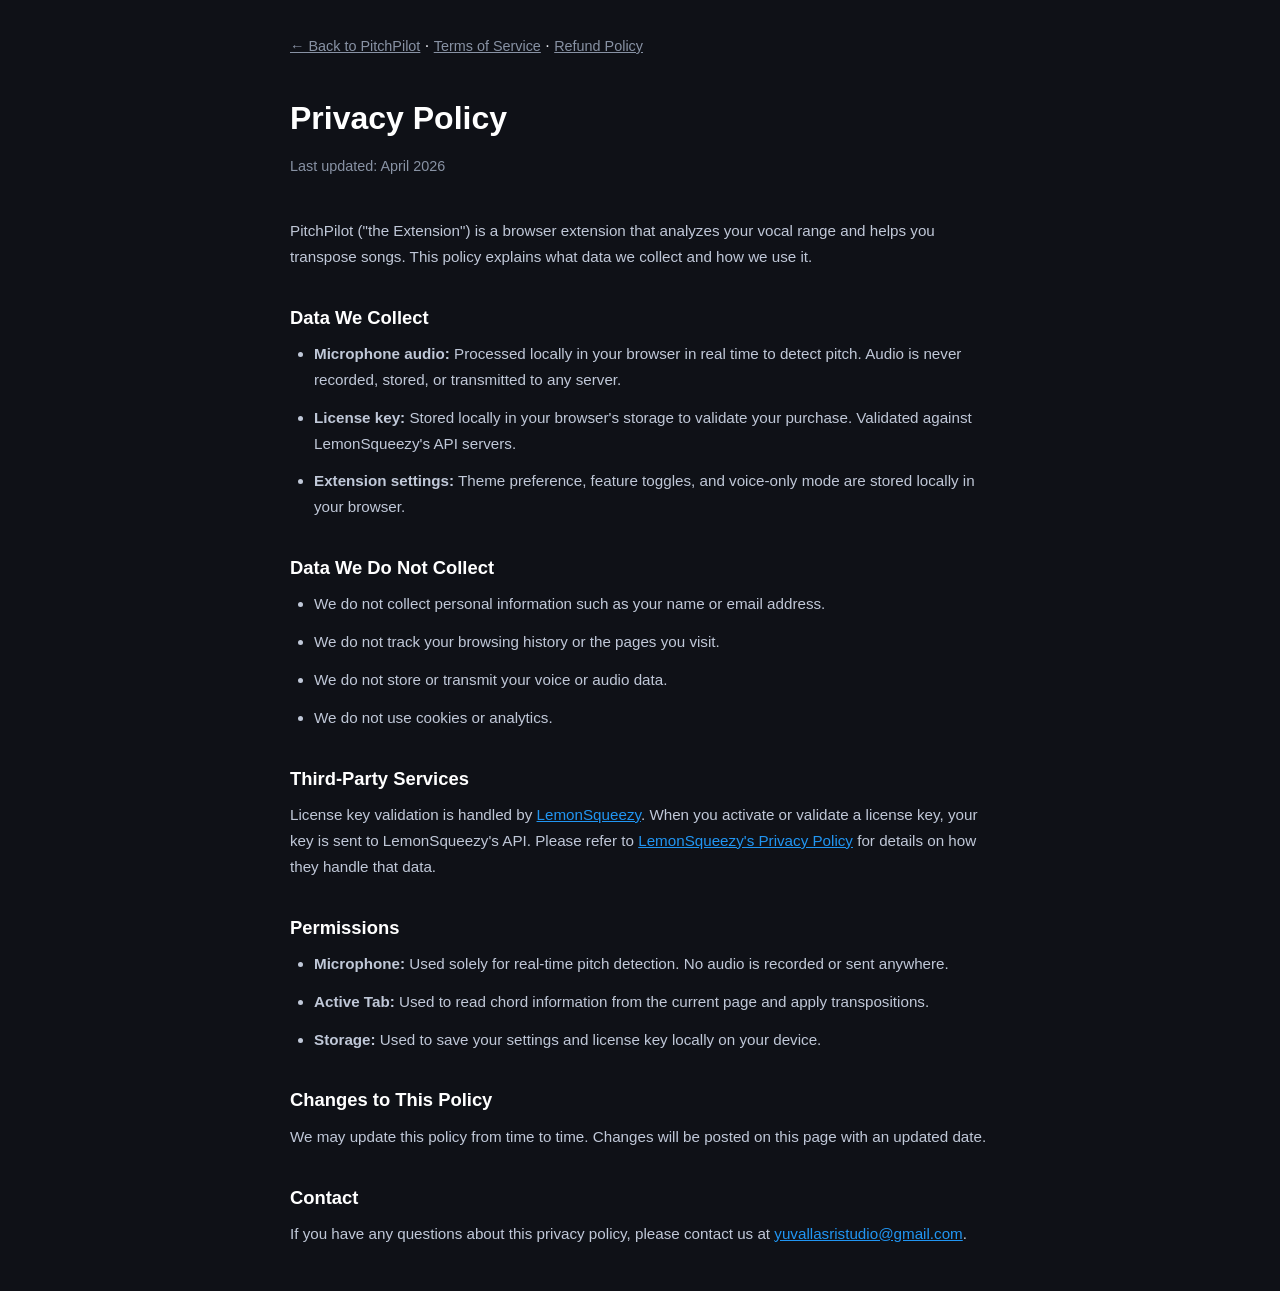
<file: privacy.html>
<!DOCTYPE html>
<html lang="en">
<head>
  <meta charset="UTF-8" />
  <meta name="viewport" content="width=device-width, initial-scale=1.0" />
  <title>Privacy Policy — PitchPilot</title>
  <style>
    *, *::before, *::after { box-sizing: border-box; margin: 0; padding: 0; }
    body {
      font-family: -apple-system, BlinkMacSystemFont, 'Segoe UI', Roboto, sans-serif;
      background: #0f1117;
      color: #e8eaf0;
      line-height: 1.7;
      padding: 2rem 1.5rem;
    }
    .wrap { max-width: 700px; margin: 0 auto; }
    h1 { font-size: 2rem; margin-bottom: 0.5rem; color: #fff; }
    .meta { color: #8892a4; font-size: 0.9rem; margin-bottom: 2.5rem; }
    h2 { font-size: 1.15rem; font-weight: 700; margin: 2rem 0 0.5rem; color: #fff; }
    p, li { color: #c0c8d8; font-size: 0.95rem; margin-bottom: 0.75rem; }
    ul { padding-left: 1.5rem; }
    a { color: #2196F3; }
    nav { margin-bottom: 2rem; }
    nav a { color: #8892a4; font-size: 0.9rem; }
  </style>
</head>
<body>
  <div class="wrap">
    <nav><a href="index.html">← Back to PitchPilot</a> · <a href="terms.html">Terms of Service</a> · <a href="refund.html">Refund Policy</a></nav>
    <h1>Privacy Policy</h1>
    <p class="meta">Last updated: April 2026</p>

    <p>PitchPilot ("the Extension") is a browser extension that analyzes your vocal range and helps you transpose songs. This policy explains what data we collect and how we use it.</p>

    <h2>Data We Collect</h2>
    <ul>
      <li><strong>Microphone audio:</strong> Processed locally in your browser in real time to detect pitch. Audio is never recorded, stored, or transmitted to any server.</li>
      <li><strong>License key:</strong> Stored locally in your browser's storage to validate your purchase. Validated against LemonSqueezy's API servers.</li>
      <li><strong>Extension settings:</strong> Theme preference, feature toggles, and voice-only mode are stored locally in your browser.</li>
    </ul>

    <h2>Data We Do Not Collect</h2>
    <ul>
      <li>We do not collect personal information such as your name or email address.</li>
      <li>We do not track your browsing history or the pages you visit.</li>
      <li>We do not store or transmit your voice or audio data.</li>
      <li>We do not use cookies or analytics.</li>
    </ul>

    <h2>Third-Party Services</h2>
    <p>License key validation is handled by <a href="https://www.lemonsqueezy.com" target="_blank">LemonSqueezy</a>. When you activate or validate a license key, your key is sent to LemonSqueezy's API. Please refer to <a href="https://www.lemonsqueezy.com/privacy" target="_blank">LemonSqueezy's Privacy Policy</a> for details on how they handle that data.</p>

    <h2>Permissions</h2>
    <ul>
      <li><strong>Microphone:</strong> Used solely for real-time pitch detection. No audio is recorded or sent anywhere.</li>
      <li><strong>Active Tab:</strong> Used to read chord information from the current page and apply transpositions.</li>
      <li><strong>Storage:</strong> Used to save your settings and license key locally on your device.</li>
    </ul>

    <h2>Changes to This Policy</h2>
    <p>We may update this policy from time to time. Changes will be posted on this page with an updated date.</p>

    <h2>Contact</h2>
    <p>If you have any questions about this privacy policy, please contact us at <a href="mailto:yuvallasristudio@gmail.com">yuvallasristudio@gmail.com</a>.</p>
  </div>
</body>
</html>
</file>
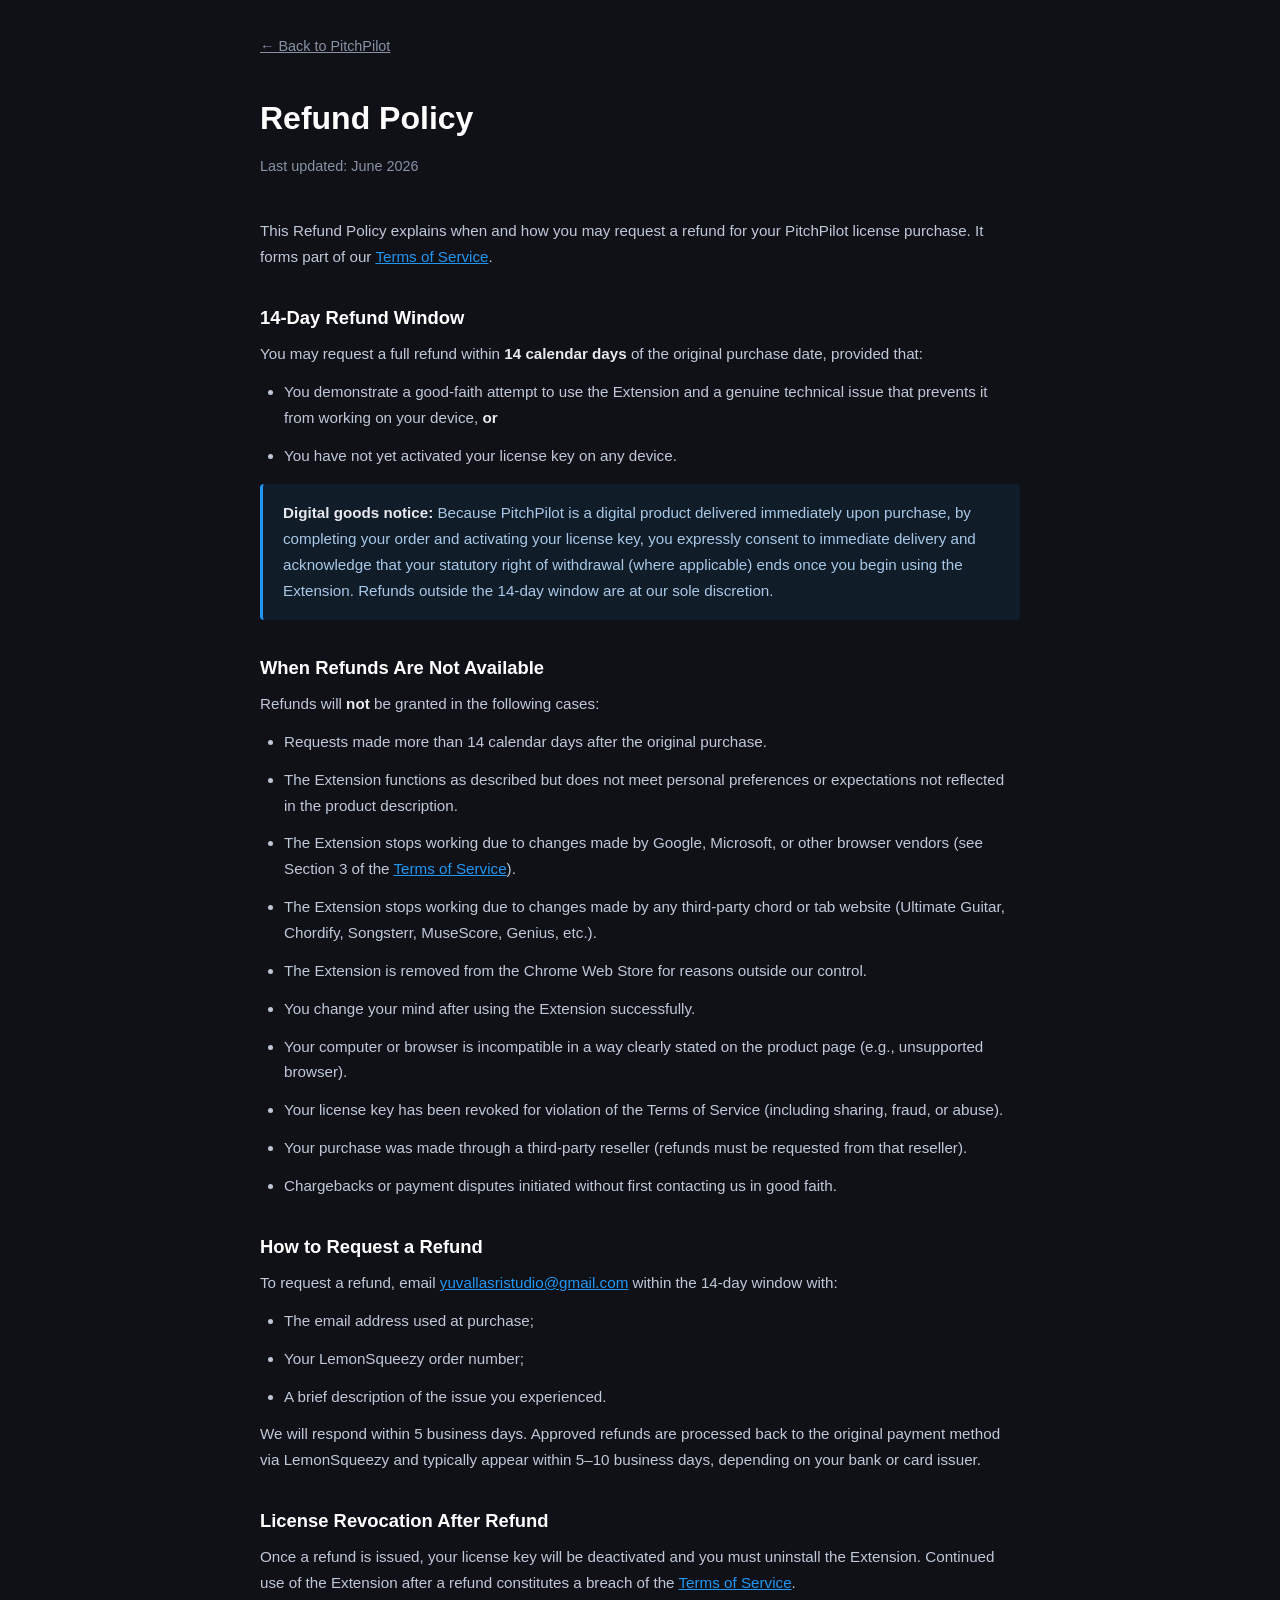
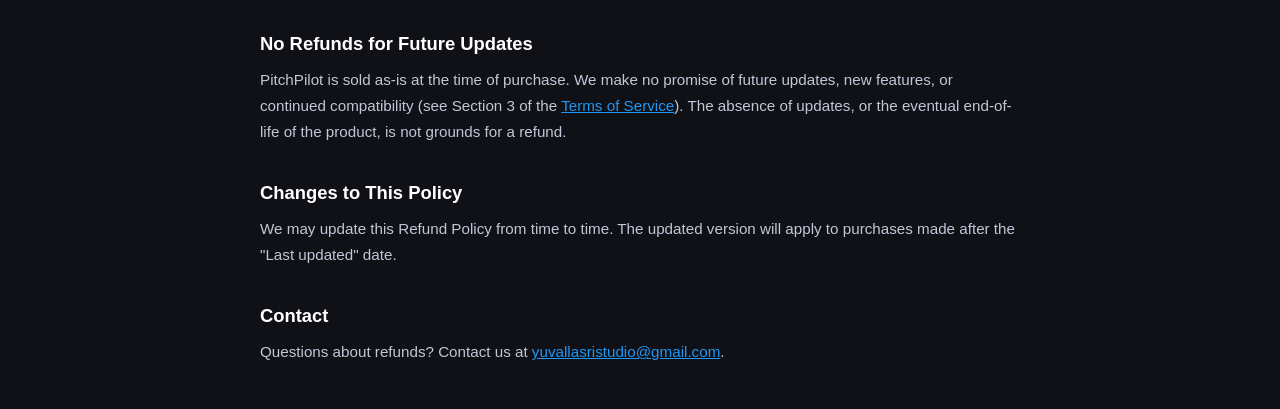
<file: refund.html>
<!DOCTYPE html>
<html lang="en">
<head>
  <meta charset="UTF-8" />
  <meta name="viewport" content="width=device-width, initial-scale=1.0" />
  <title>Refund Policy — PitchPilot</title>
  <style>
    *, *::before, *::after { box-sizing: border-box; margin: 0; padding: 0; }
    body {
      font-family: -apple-system, BlinkMacSystemFont, 'Segoe UI', Roboto, sans-serif;
      background: #0f1117;
      color: #e8eaf0;
      line-height: 1.7;
      padding: 2rem 1.5rem;
    }
    .wrap { max-width: 760px; margin: 0 auto; }
    h1 { font-size: 2rem; margin-bottom: 0.5rem; color: #fff; }
    .meta { color: #8892a4; font-size: 0.9rem; margin-bottom: 2.5rem; }
    h2 { font-size: 1.15rem; font-weight: 700; margin: 2rem 0 0.5rem; color: #fff; }
    p, li { color: #c0c8d8; font-size: 0.95rem; margin-bottom: 0.75rem; }
    ul { padding-left: 1.5rem; }
    a { color: #2196F3; }
    nav { margin-bottom: 2rem; }
    nav a { color: #8892a4; font-size: 0.9rem; }
    strong { color: #e8eaf0; }
    .notice {
      background: rgba(33, 150, 243, 0.08);
      border-left: 3px solid #2196F3;
      padding: 1rem 1.25rem;
      border-radius: 4px;
      margin: 1rem 0 1.5rem;
    }
    .notice p { margin-bottom: 0; color: #a8c8e8; }
  </style>
</head>
<body>
  <div class="wrap">
    <nav><a href="index.html">← Back to PitchPilot</a></nav>
    <h1>Refund Policy</h1>
    <p class="meta">Last updated: June 2026</p>

    <p>This Refund Policy explains when and how you may request a refund for your PitchPilot license purchase. It forms part of our <a href="terms.html">Terms of Service</a>.</p>

    <h2>14-Day Refund Window</h2>
    <p>You may request a full refund within <strong>14 calendar days</strong> of the original purchase date, provided that:</p>
    <ul>
      <li>You demonstrate a good-faith attempt to use the Extension and a genuine technical issue that prevents it from working on your device, <strong>or</strong></li>
      <li>You have not yet activated your license key on any device.</li>
    </ul>

    <div class="notice">
      <p><strong>Digital goods notice:</strong> Because PitchPilot is a digital product delivered immediately upon purchase, by completing your order and activating your license key, you expressly consent to immediate delivery and acknowledge that your statutory right of withdrawal (where applicable) ends once you begin using the Extension. Refunds outside the 14-day window are at our sole discretion.</p>
    </div>

    <h2>When Refunds Are Not Available</h2>
    <p>Refunds will <strong>not</strong> be granted in the following cases:</p>
    <ul>
      <li>Requests made more than 14 calendar days after the original purchase.</li>
      <li>The Extension functions as described but does not meet personal preferences or expectations not reflected in the product description.</li>
      <li>The Extension stops working due to changes made by Google, Microsoft, or other browser vendors (see Section 3 of the <a href="terms.html">Terms of Service</a>).</li>
      <li>The Extension stops working due to changes made by any third-party chord or tab website (Ultimate Guitar, Chordify, Songsterr, MuseScore, Genius, etc.).</li>
      <li>The Extension is removed from the Chrome Web Store for reasons outside our control.</li>
      <li>You change your mind after using the Extension successfully.</li>
      <li>Your computer or browser is incompatible in a way clearly stated on the product page (e.g., unsupported browser).</li>
      <li>Your license key has been revoked for violation of the Terms of Service (including sharing, fraud, or abuse).</li>
      <li>Your purchase was made through a third-party reseller (refunds must be requested from that reseller).</li>
      <li>Chargebacks or payment disputes initiated without first contacting us in good faith.</li>
    </ul>

    <h2>How to Request a Refund</h2>
    <p>To request a refund, email <a href="mailto:yuvallasristudio@gmail.com">yuvallasristudio@gmail.com</a> within the 14-day window with:</p>
    <ul>
      <li>The email address used at purchase;</li>
      <li>Your LemonSqueezy order number;</li>
      <li>A brief description of the issue you experienced.</li>
    </ul>
    <p>We will respond within 5 business days. Approved refunds are processed back to the original payment method via LemonSqueezy and typically appear within 5&ndash;10 business days, depending on your bank or card issuer.</p>

    <h2>License Revocation After Refund</h2>
    <p>Once a refund is issued, your license key will be deactivated and you must uninstall the Extension. Continued use of the Extension after a refund constitutes a breach of the <a href="terms.html">Terms of Service</a>.</p>

    <h2>No Refunds for Future Updates</h2>
    <p>PitchPilot is sold as-is at the time of purchase. We make no promise of future updates, new features, or continued compatibility (see Section 3 of the <a href="terms.html">Terms of Service</a>). The absence of updates, or the eventual end-of-life of the product, is not grounds for a refund.</p>

    <h2>Changes to This Policy</h2>
    <p>We may update this Refund Policy from time to time. The updated version will apply to purchases made after the "Last updated" date.</p>

    <h2>Contact</h2>
    <p>Questions about refunds? Contact us at <a href="mailto:yuvallasristudio@gmail.com">yuvallasristudio@gmail.com</a>.</p>
  </div>
</body>
</html>
</file>
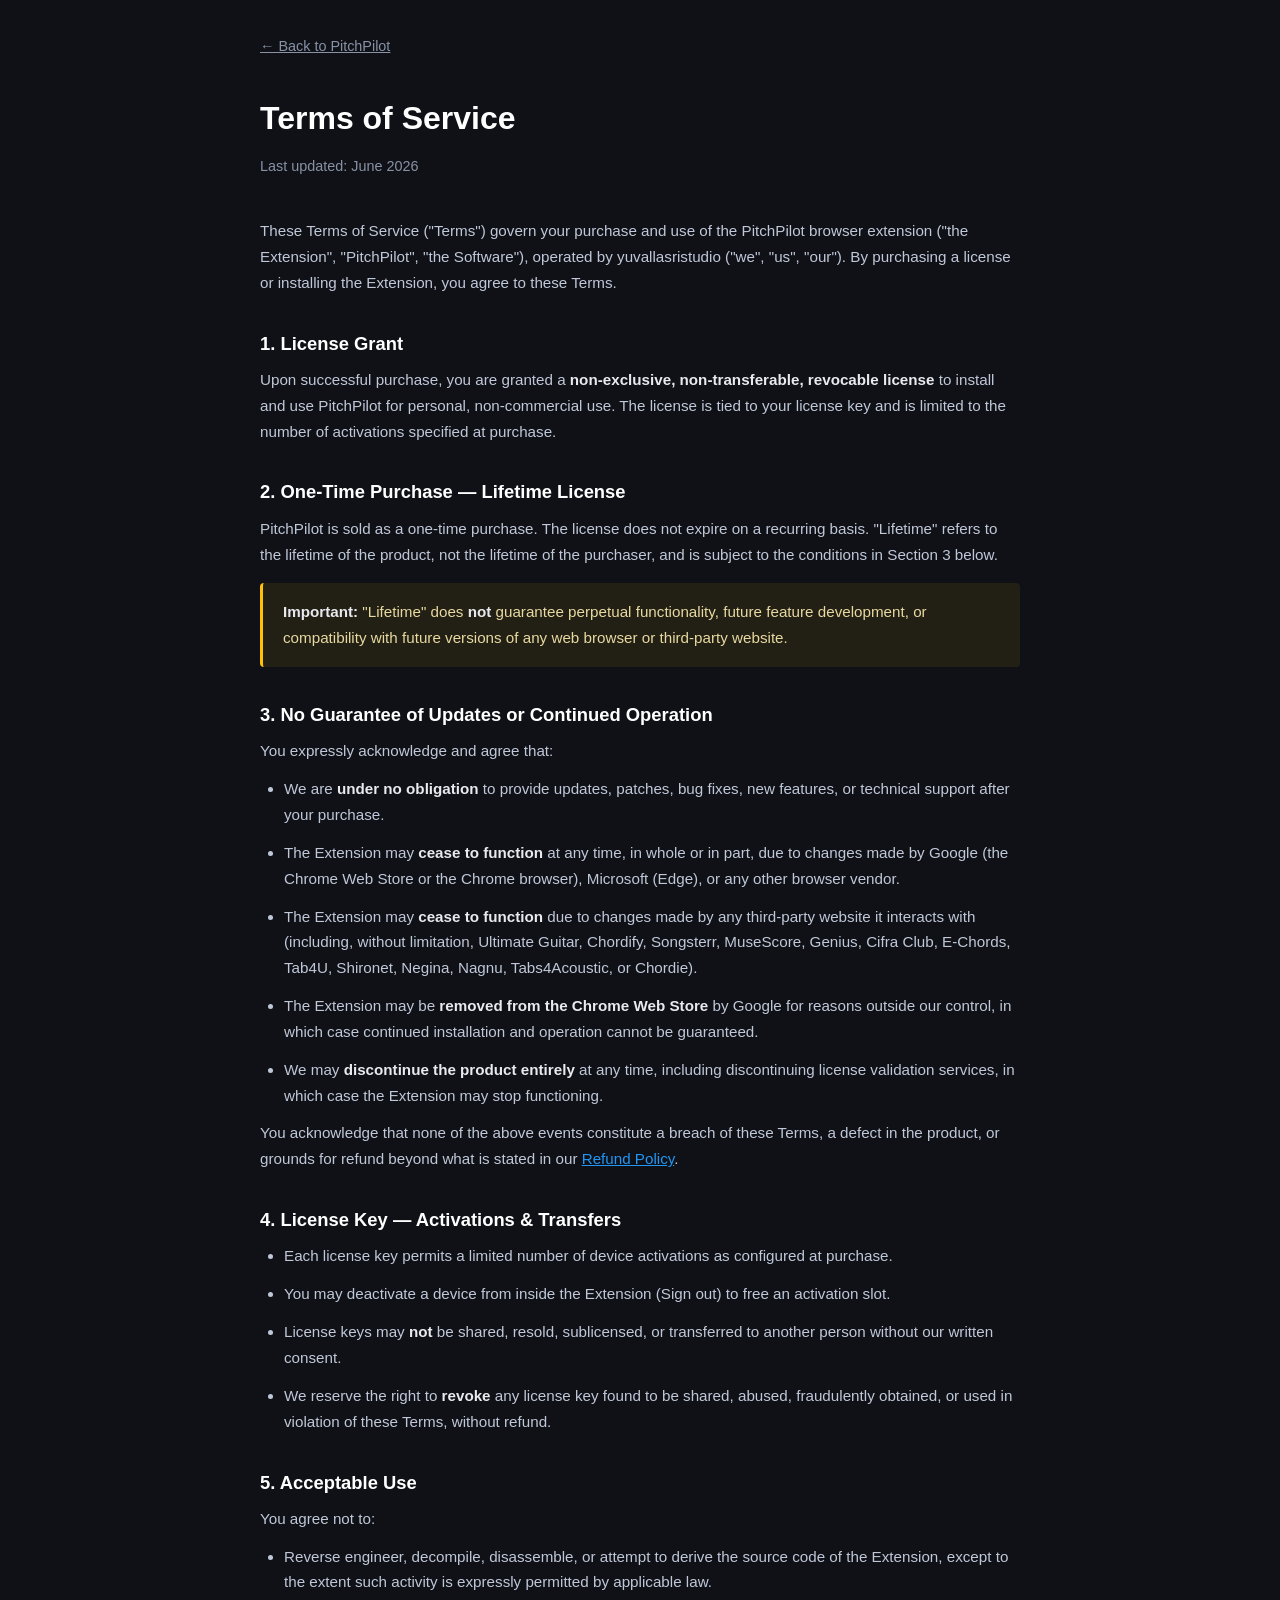
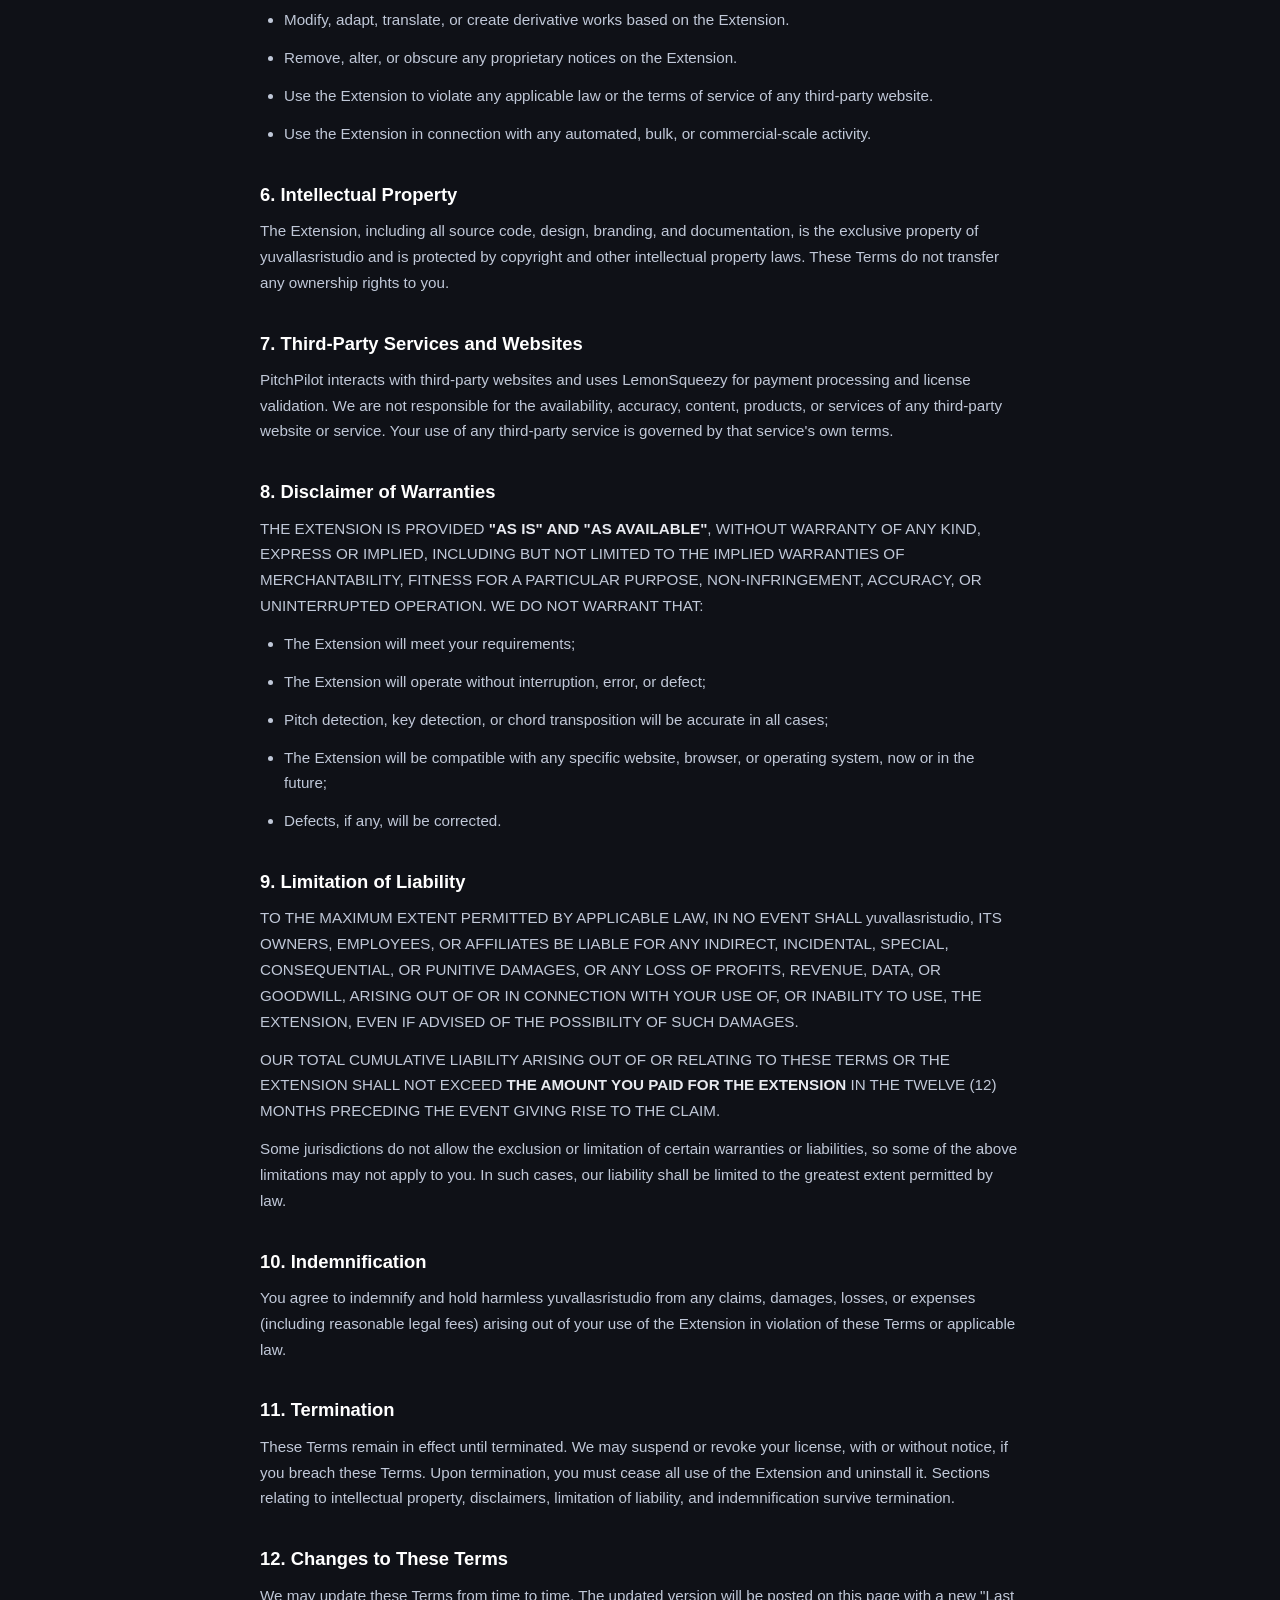
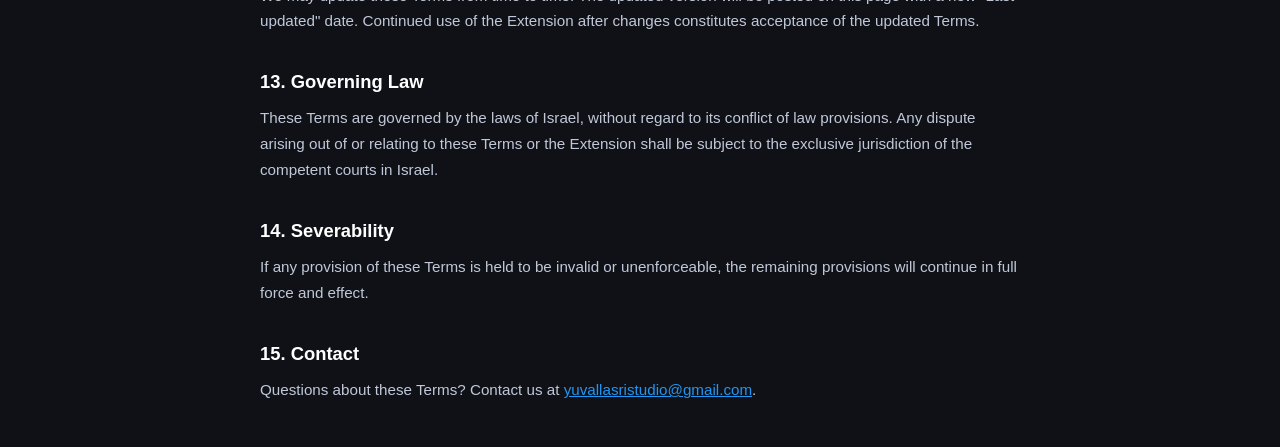
<file: terms.html>
<!DOCTYPE html>
<html lang="en">
<head>
  <meta charset="UTF-8" />
  <meta name="viewport" content="width=device-width, initial-scale=1.0" />
  <title>Terms of Service — PitchPilot</title>
  <style>
    *, *::before, *::after { box-sizing: border-box; margin: 0; padding: 0; }
    body {
      font-family: -apple-system, BlinkMacSystemFont, 'Segoe UI', Roboto, sans-serif;
      background: #0f1117;
      color: #e8eaf0;
      line-height: 1.7;
      padding: 2rem 1.5rem;
    }
    .wrap { max-width: 760px; margin: 0 auto; }
    h1 { font-size: 2rem; margin-bottom: 0.5rem; color: #fff; }
    .meta { color: #8892a4; font-size: 0.9rem; margin-bottom: 2.5rem; }
    h2 { font-size: 1.15rem; font-weight: 700; margin: 2rem 0 0.5rem; color: #fff; }
    p, li { color: #c0c8d8; font-size: 0.95rem; margin-bottom: 0.75rem; }
    ul { padding-left: 1.5rem; }
    a { color: #2196F3; }
    nav { margin-bottom: 2rem; }
    nav a { color: #8892a4; font-size: 0.9rem; }
    strong { color: #e8eaf0; }
    .notice {
      background: rgba(255, 193, 7, 0.08);
      border-left: 3px solid #FFC107;
      padding: 1rem 1.25rem;
      border-radius: 4px;
      margin: 1rem 0 1.5rem;
    }
    .notice p { margin-bottom: 0; color: #e8d9a0; }
  </style>
</head>
<body>
  <div class="wrap">
    <nav><a href="index.html">← Back to PitchPilot</a></nav>
    <h1>Terms of Service</h1>
    <p class="meta">Last updated: June 2026</p>

    <p>These Terms of Service ("Terms") govern your purchase and use of the PitchPilot browser extension ("the Extension", "PitchPilot", "the Software"), operated by yuvallasristudio ("we", "us", "our"). By purchasing a license or installing the Extension, you agree to these Terms.</p>

    <h2>1. License Grant</h2>
    <p>Upon successful purchase, you are granted a <strong>non-exclusive, non-transferable, revocable license</strong> to install and use PitchPilot for personal, non-commercial use. The license is tied to your license key and is limited to the number of activations specified at purchase.</p>

    <h2>2. One-Time Purchase &mdash; Lifetime License</h2>
    <p>PitchPilot is sold as a one-time purchase. The license does not expire on a recurring basis. "Lifetime" refers to the lifetime of the product, not the lifetime of the purchaser, and is subject to the conditions in Section 3 below.</p>

    <div class="notice">
      <p><strong>Important:</strong> "Lifetime" does <strong>not</strong> guarantee perpetual functionality, future feature development, or compatibility with future versions of any web browser or third-party website.</p>
    </div>

    <h2>3. No Guarantee of Updates or Continued Operation</h2>
    <p>You expressly acknowledge and agree that:</p>
    <ul>
      <li>We are <strong>under no obligation</strong> to provide updates, patches, bug fixes, new features, or technical support after your purchase.</li>
      <li>The Extension may <strong>cease to function</strong> at any time, in whole or in part, due to changes made by Google (the Chrome Web Store or the Chrome browser), Microsoft (Edge), or any other browser vendor.</li>
      <li>The Extension may <strong>cease to function</strong> due to changes made by any third-party website it interacts with (including, without limitation, Ultimate Guitar, Chordify, Songsterr, MuseScore, Genius, Cifra Club, E-Chords, Tab4U, Shironet, Negina, Nagnu, Tabs4Acoustic, or Chordie).</li>
      <li>The Extension may be <strong>removed from the Chrome Web Store</strong> by Google for reasons outside our control, in which case continued installation and operation cannot be guaranteed.</li>
      <li>We may <strong>discontinue the product entirely</strong> at any time, including discontinuing license validation services, in which case the Extension may stop functioning.</li>
    </ul>
    <p>You acknowledge that none of the above events constitute a breach of these Terms, a defect in the product, or grounds for refund beyond what is stated in our <a href="refund.html">Refund Policy</a>.</p>

    <h2>4. License Key &mdash; Activations &amp; Transfers</h2>
    <ul>
      <li>Each license key permits a limited number of device activations as configured at purchase.</li>
      <li>You may deactivate a device from inside the Extension (Sign out) to free an activation slot.</li>
      <li>License keys may <strong>not</strong> be shared, resold, sublicensed, or transferred to another person without our written consent.</li>
      <li>We reserve the right to <strong>revoke</strong> any license key found to be shared, abused, fraudulently obtained, or used in violation of these Terms, without refund.</li>
    </ul>

    <h2>5. Acceptable Use</h2>
    <p>You agree not to:</p>
    <ul>
      <li>Reverse engineer, decompile, disassemble, or attempt to derive the source code of the Extension, except to the extent such activity is expressly permitted by applicable law.</li>
      <li>Modify, adapt, translate, or create derivative works based on the Extension.</li>
      <li>Remove, alter, or obscure any proprietary notices on the Extension.</li>
      <li>Use the Extension to violate any applicable law or the terms of service of any third-party website.</li>
      <li>Use the Extension in connection with any automated, bulk, or commercial-scale activity.</li>
    </ul>

    <h2>6. Intellectual Property</h2>
    <p>The Extension, including all source code, design, branding, and documentation, is the exclusive property of yuvallasristudio and is protected by copyright and other intellectual property laws. These Terms do not transfer any ownership rights to you.</p>

    <h2>7. Third-Party Services and Websites</h2>
    <p>PitchPilot interacts with third-party websites and uses LemonSqueezy for payment processing and license validation. We are not responsible for the availability, accuracy, content, products, or services of any third-party website or service. Your use of any third-party service is governed by that service's own terms.</p>

    <h2>8. Disclaimer of Warranties</h2>
    <p>THE EXTENSION IS PROVIDED <strong>"AS IS" AND "AS AVAILABLE"</strong>, WITHOUT WARRANTY OF ANY KIND, EXPRESS OR IMPLIED, INCLUDING BUT NOT LIMITED TO THE IMPLIED WARRANTIES OF MERCHANTABILITY, FITNESS FOR A PARTICULAR PURPOSE, NON-INFRINGEMENT, ACCURACY, OR UNINTERRUPTED OPERATION. WE DO NOT WARRANT THAT:</p>
    <ul>
      <li>The Extension will meet your requirements;</li>
      <li>The Extension will operate without interruption, error, or defect;</li>
      <li>Pitch detection, key detection, or chord transposition will be accurate in all cases;</li>
      <li>The Extension will be compatible with any specific website, browser, or operating system, now or in the future;</li>
      <li>Defects, if any, will be corrected.</li>
    </ul>

    <h2>9. Limitation of Liability</h2>
    <p>TO THE MAXIMUM EXTENT PERMITTED BY APPLICABLE LAW, IN NO EVENT SHALL yuvallasristudio, ITS OWNERS, EMPLOYEES, OR AFFILIATES BE LIABLE FOR ANY INDIRECT, INCIDENTAL, SPECIAL, CONSEQUENTIAL, OR PUNITIVE DAMAGES, OR ANY LOSS OF PROFITS, REVENUE, DATA, OR GOODWILL, ARISING OUT OF OR IN CONNECTION WITH YOUR USE OF, OR INABILITY TO USE, THE EXTENSION, EVEN IF ADVISED OF THE POSSIBILITY OF SUCH DAMAGES.</p>
    <p>OUR TOTAL CUMULATIVE LIABILITY ARISING OUT OF OR RELATING TO THESE TERMS OR THE EXTENSION SHALL NOT EXCEED <strong>THE AMOUNT YOU PAID FOR THE EXTENSION</strong> IN THE TWELVE (12) MONTHS PRECEDING THE EVENT GIVING RISE TO THE CLAIM.</p>
    <p>Some jurisdictions do not allow the exclusion or limitation of certain warranties or liabilities, so some of the above limitations may not apply to you. In such cases, our liability shall be limited to the greatest extent permitted by law.</p>

    <h2>10. Indemnification</h2>
    <p>You agree to indemnify and hold harmless yuvallasristudio from any claims, damages, losses, or expenses (including reasonable legal fees) arising out of your use of the Extension in violation of these Terms or applicable law.</p>

    <h2>11. Termination</h2>
    <p>These Terms remain in effect until terminated. We may suspend or revoke your license, with or without notice, if you breach these Terms. Upon termination, you must cease all use of the Extension and uninstall it. Sections relating to intellectual property, disclaimers, limitation of liability, and indemnification survive termination.</p>

    <h2>12. Changes to These Terms</h2>
    <p>We may update these Terms from time to time. The updated version will be posted on this page with a new "Last updated" date. Continued use of the Extension after changes constitutes acceptance of the updated Terms.</p>

    <h2>13. Governing Law</h2>
    <p>These Terms are governed by the laws of Israel, without regard to its conflict of law provisions. Any dispute arising out of or relating to these Terms or the Extension shall be subject to the exclusive jurisdiction of the competent courts in Israel.</p>

    <h2>14. Severability</h2>
    <p>If any provision of these Terms is held to be invalid or unenforceable, the remaining provisions will continue in full force and effect.</p>

    <h2>15. Contact</h2>
    <p>Questions about these Terms? Contact us at <a href="mailto:yuvallasristudio@gmail.com">yuvallasristudio@gmail.com</a>.</p>
  </div>
</body>
</html>
</file>
<file: assets/bf/black-friday.css>
/* Black Friday 2026 — remove this file (and the BLACK FRIDAY blocks in index.html) after the sale. */

:root {
  --bf-yellow: #FFD43B;
  --bf-purple: #a78bfa;
}

/* <html class="bf"> is set by the expiry script in index.html */
html:not(.bf) .bf-only { display: none !important; }
html.bf .bf-off { display: none !important; }

.bf-bar {
  background: #000;
  color: var(--text);
  text-align: center;
  font-size: 0.9rem;
  padding: 0.6rem 1rem;
  border-bottom: 1px solid var(--border);
}

.bf-bar b { color: var(--bf-yellow); letter-spacing: 0.05em; }
.bf-bar a { color: var(--bf-yellow); font-weight: 700; margin-left: 0.4rem; }

.bf-code {
  font: 700 0.95em ui-monospace, SFMono-Regular, Menlo, monospace;
  color: var(--bf-yellow);
  background: transparent;
  border: 1px dashed var(--bf-yellow);
  border-radius: 6px;
  padding: 0.1rem 0.5rem;
  cursor: pointer;
  letter-spacing: 0.08em;
}

.bf-code:hover { background: rgba(255, 212, 59, 0.1); }

.bf-section {
  background:
    radial-gradient(ellipse at 20% 30%, rgba(124, 58, 237, 0.35), transparent 60%),
    radial-gradient(ellipse at 90% 90%, rgba(14, 116, 144, 0.3), transparent 55%),
    #07080d;
  border-top: 1px solid var(--border);
  border-bottom: 1px solid var(--border);
}

.bf-section .section-label { color: var(--bf-yellow); }

.bf-section h2 span {
  background: linear-gradient(90deg, var(--bf-purple), #38bdf8);
  -webkit-background-clip: text;
  background-clip: text;
  color: transparent;
}

.bf-price {
  display: flex;
  align-items: baseline;
  gap: 0.8rem;
  margin-bottom: 0.3rem;
}

.bf-price s { color: var(--muted); font-size: 1.6rem; font-weight: 700; text-decoration-color: #f43f5e; }
.bf-price strong { font-size: 3.4rem; font-weight: 800; line-height: 1; }

.bf-code-row { margin: 1.2rem 0 1.8rem; color: var(--muted); font-size: 0.9rem; }
.bf-code-row .bf-code { font-size: 1.15rem; padding: 0.35rem 0.9rem; margin-right: 0.6rem; }

.btn-bf {
  background: var(--bf-yellow);
  color: #111;
  box-shadow: 0 8px 24px rgba(255, 212, 59, 0.25);
}

.btn-bf:hover { background: #ffe066; }

.tier-price s { color: var(--muted); font-size: 1.2rem; margin-right: 0.4rem; text-decoration-color: #f43f5e; }

.tier-card.pro .bf-tag {
  display: inline-block;
  background: var(--bf-yellow);
  color: #111;
  font-size: 0.7rem;
  font-weight: 800;
  letter-spacing: 0.08em;
  padding: 0.2rem 0.6rem;
  border-radius: 10px;
  margin-top: 0.6rem;
}

@media (max-width: 720px) {
  .bf-price { justify-content: center; }
}
</file>
